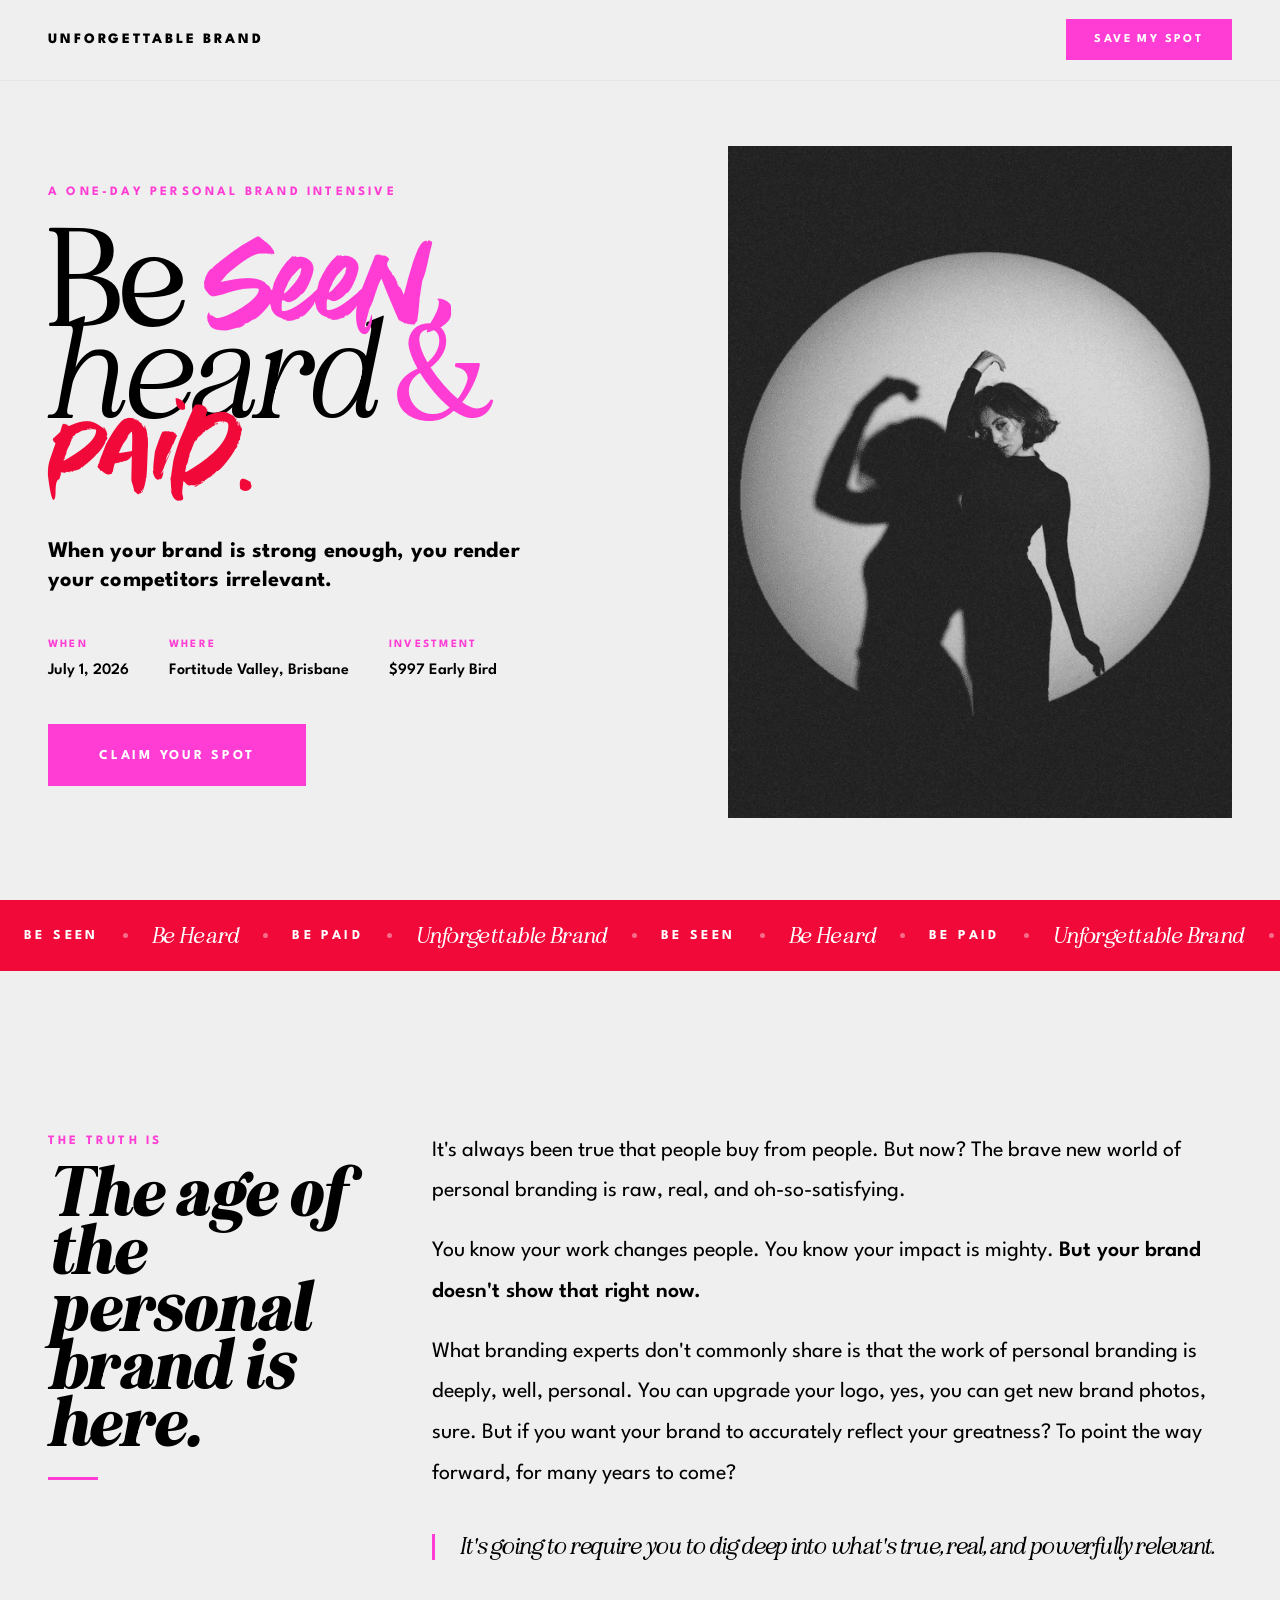
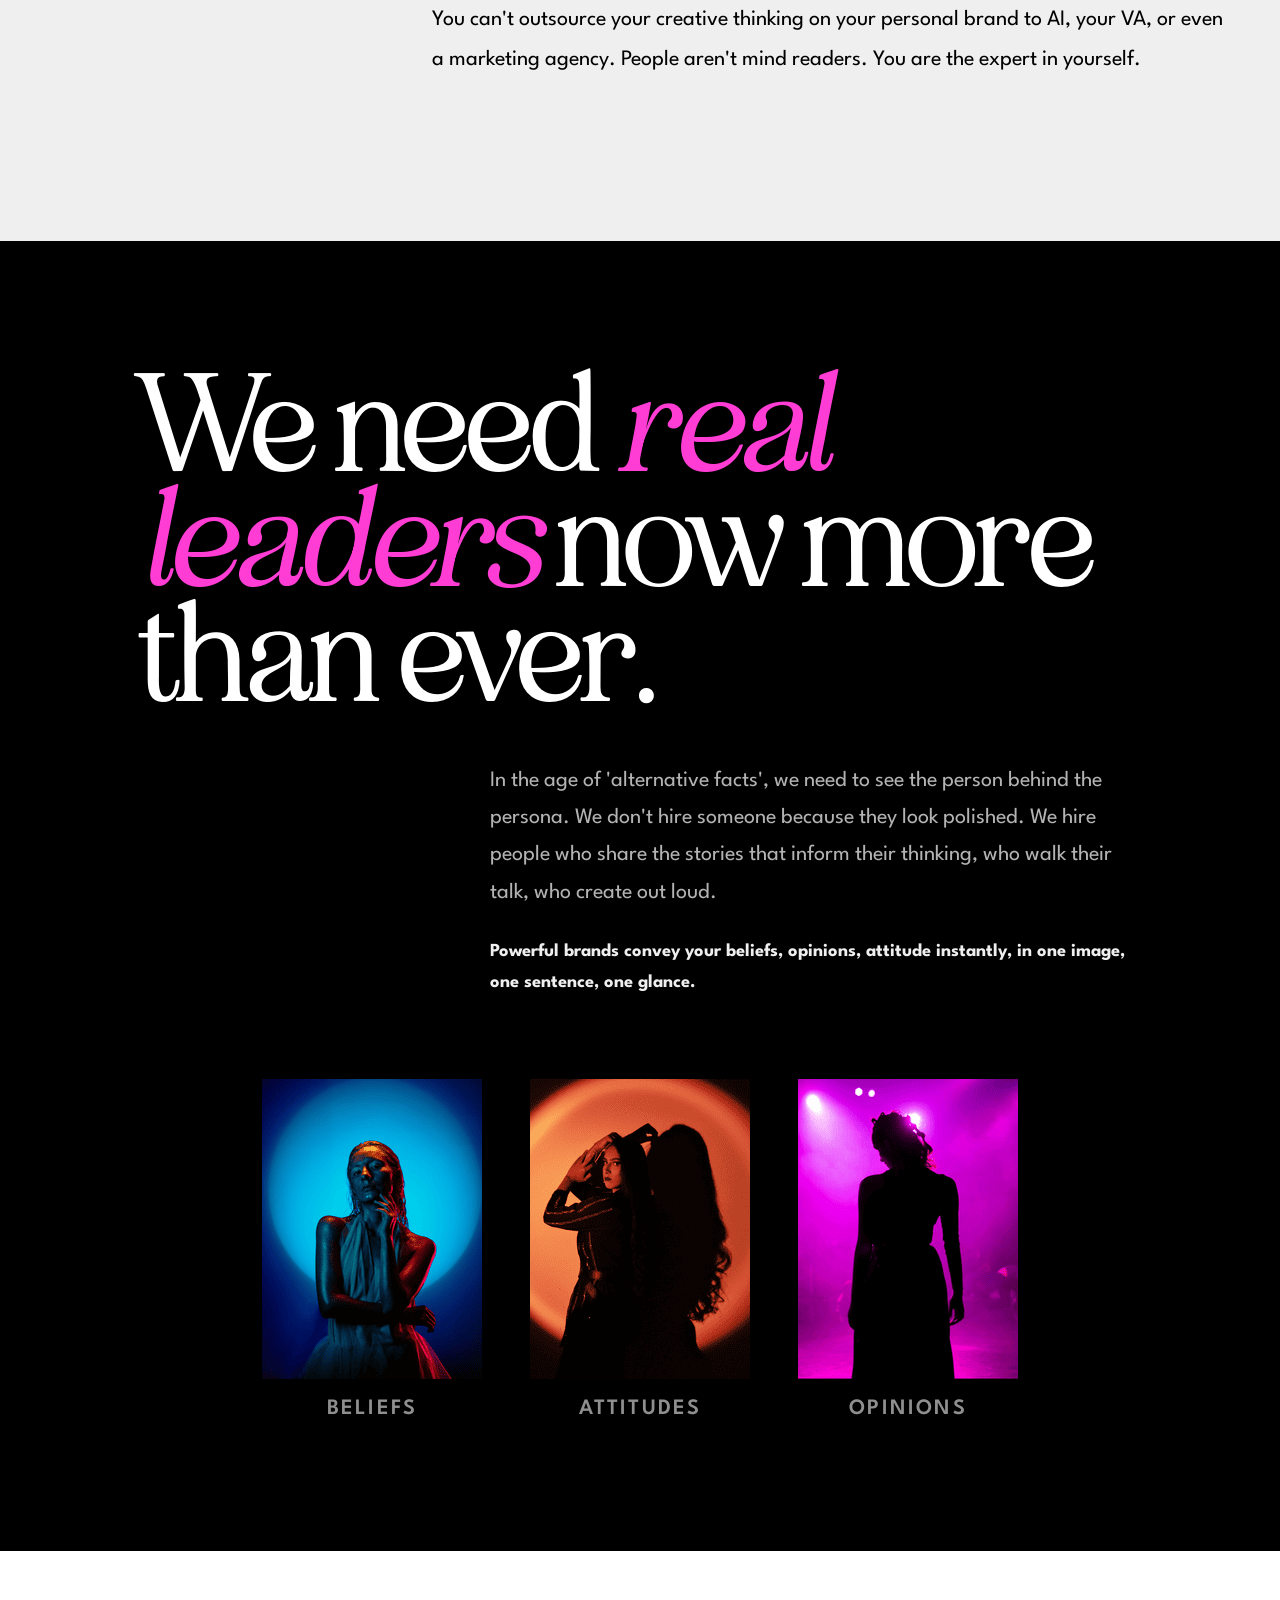
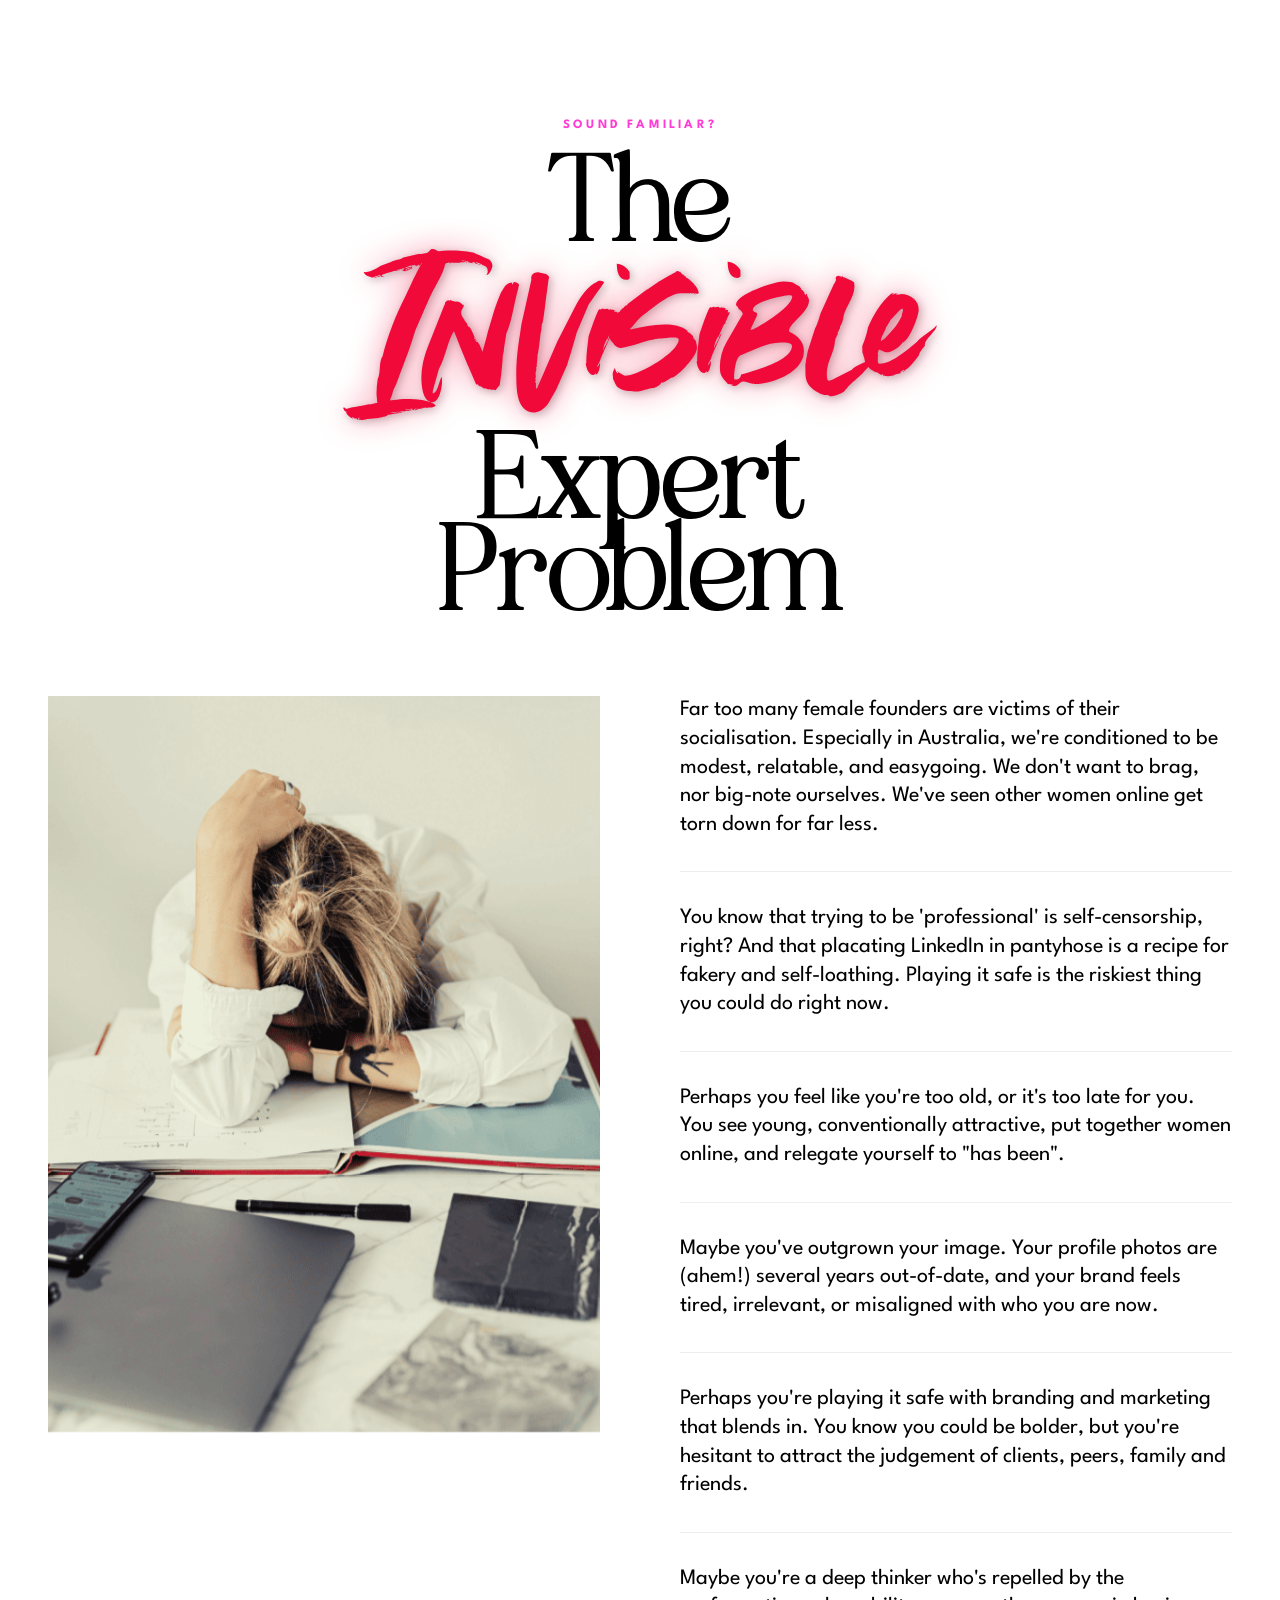
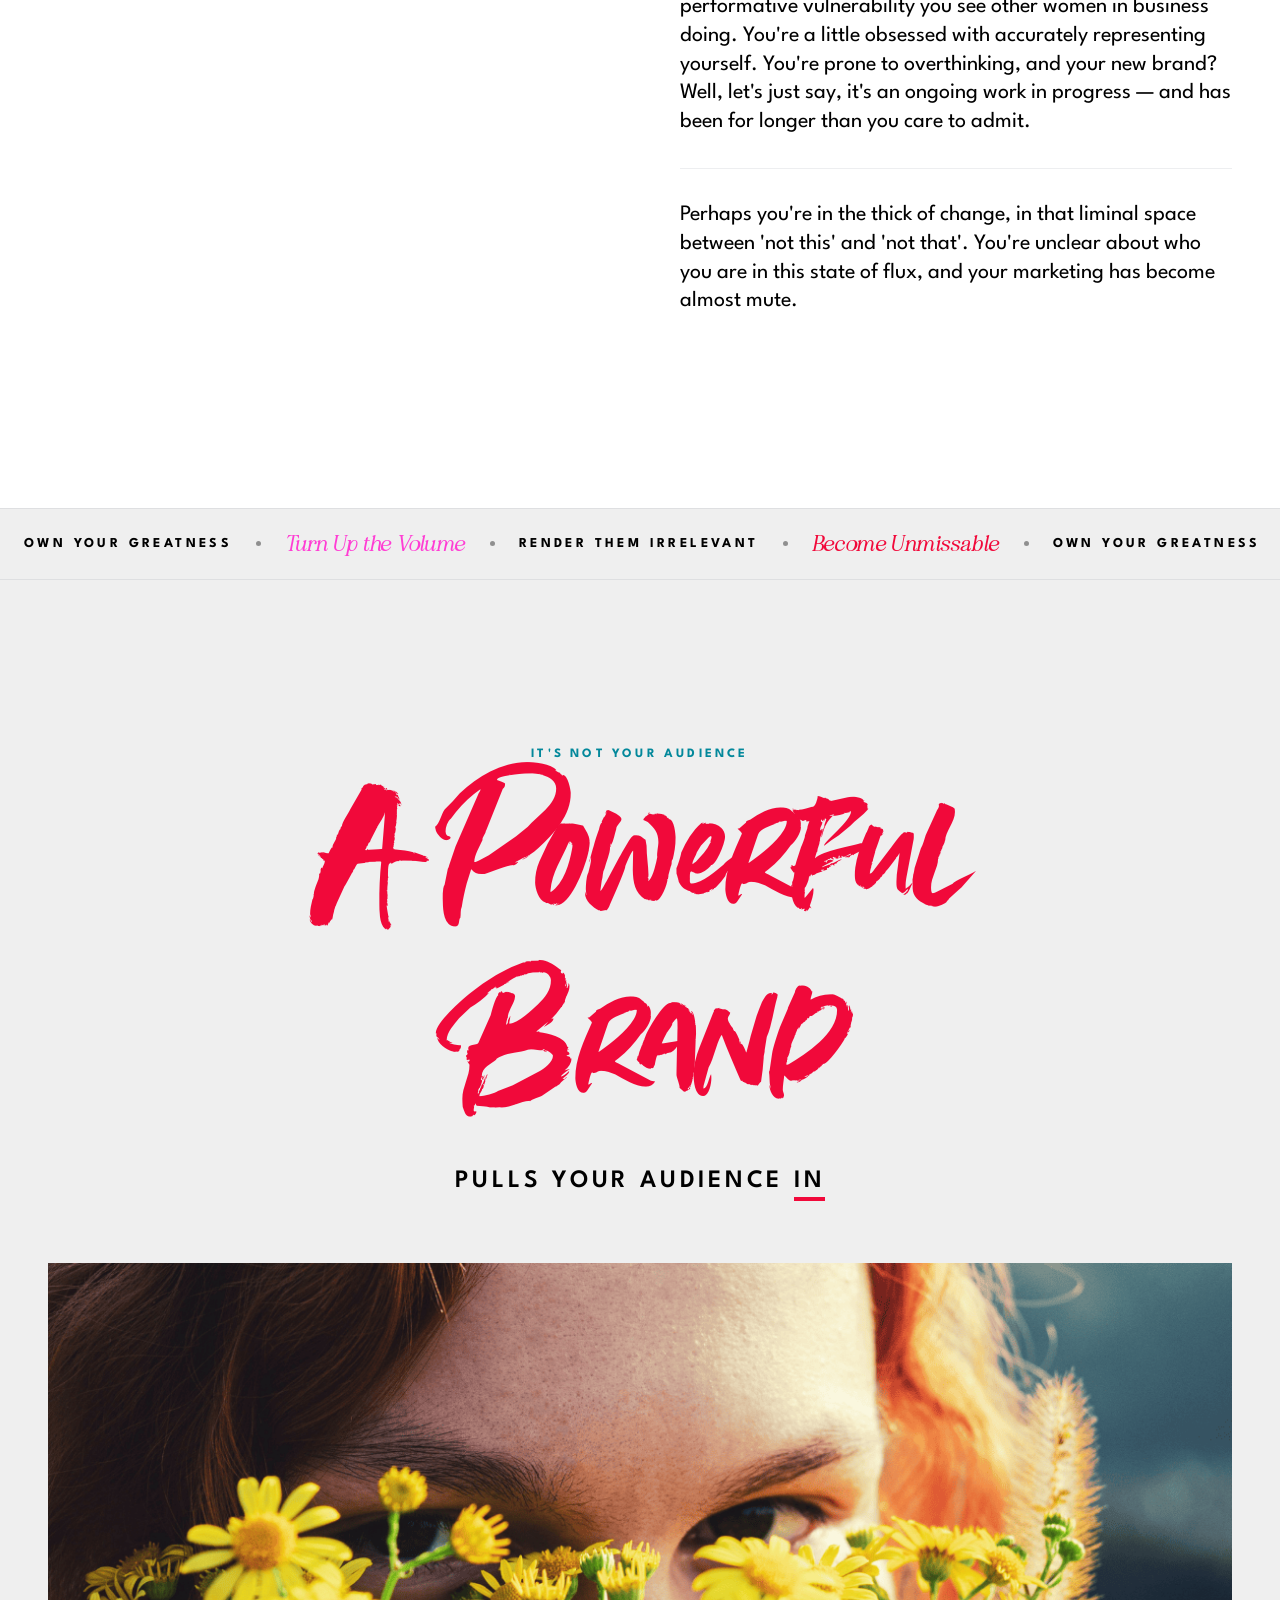
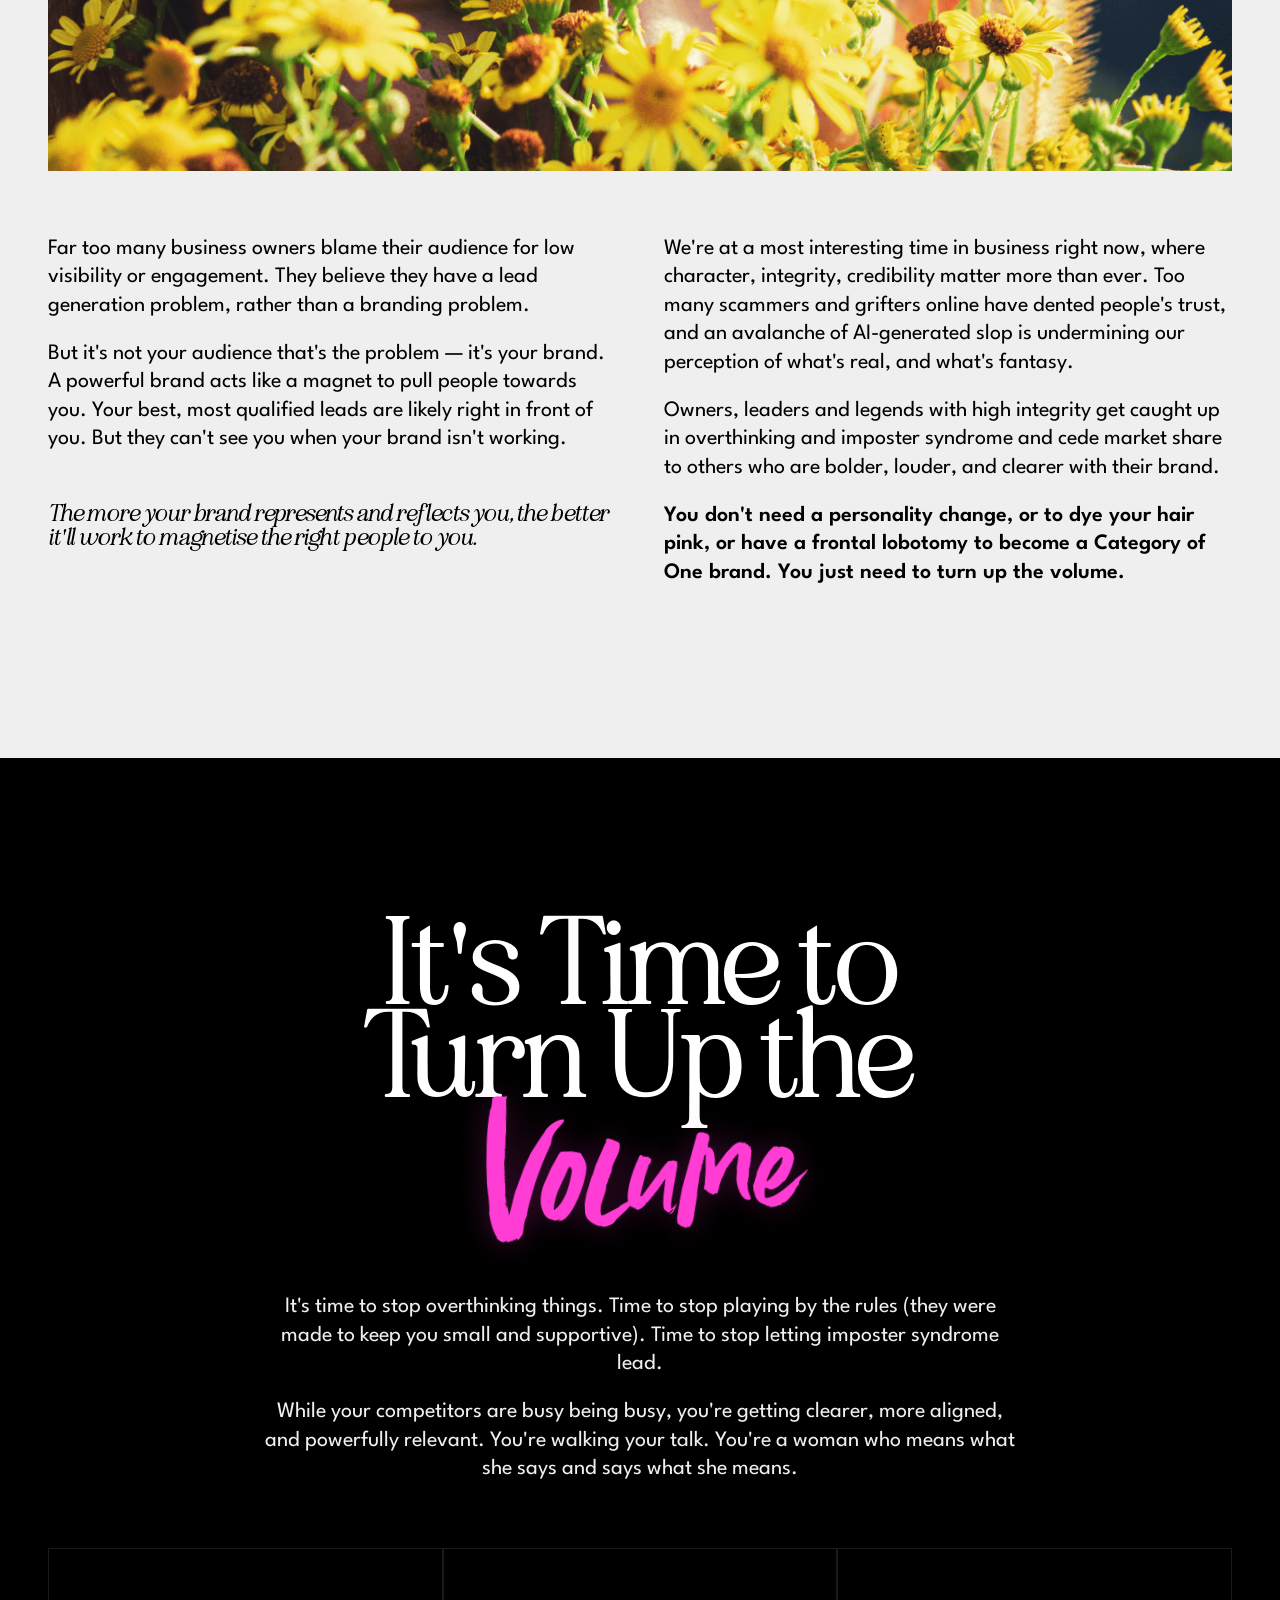
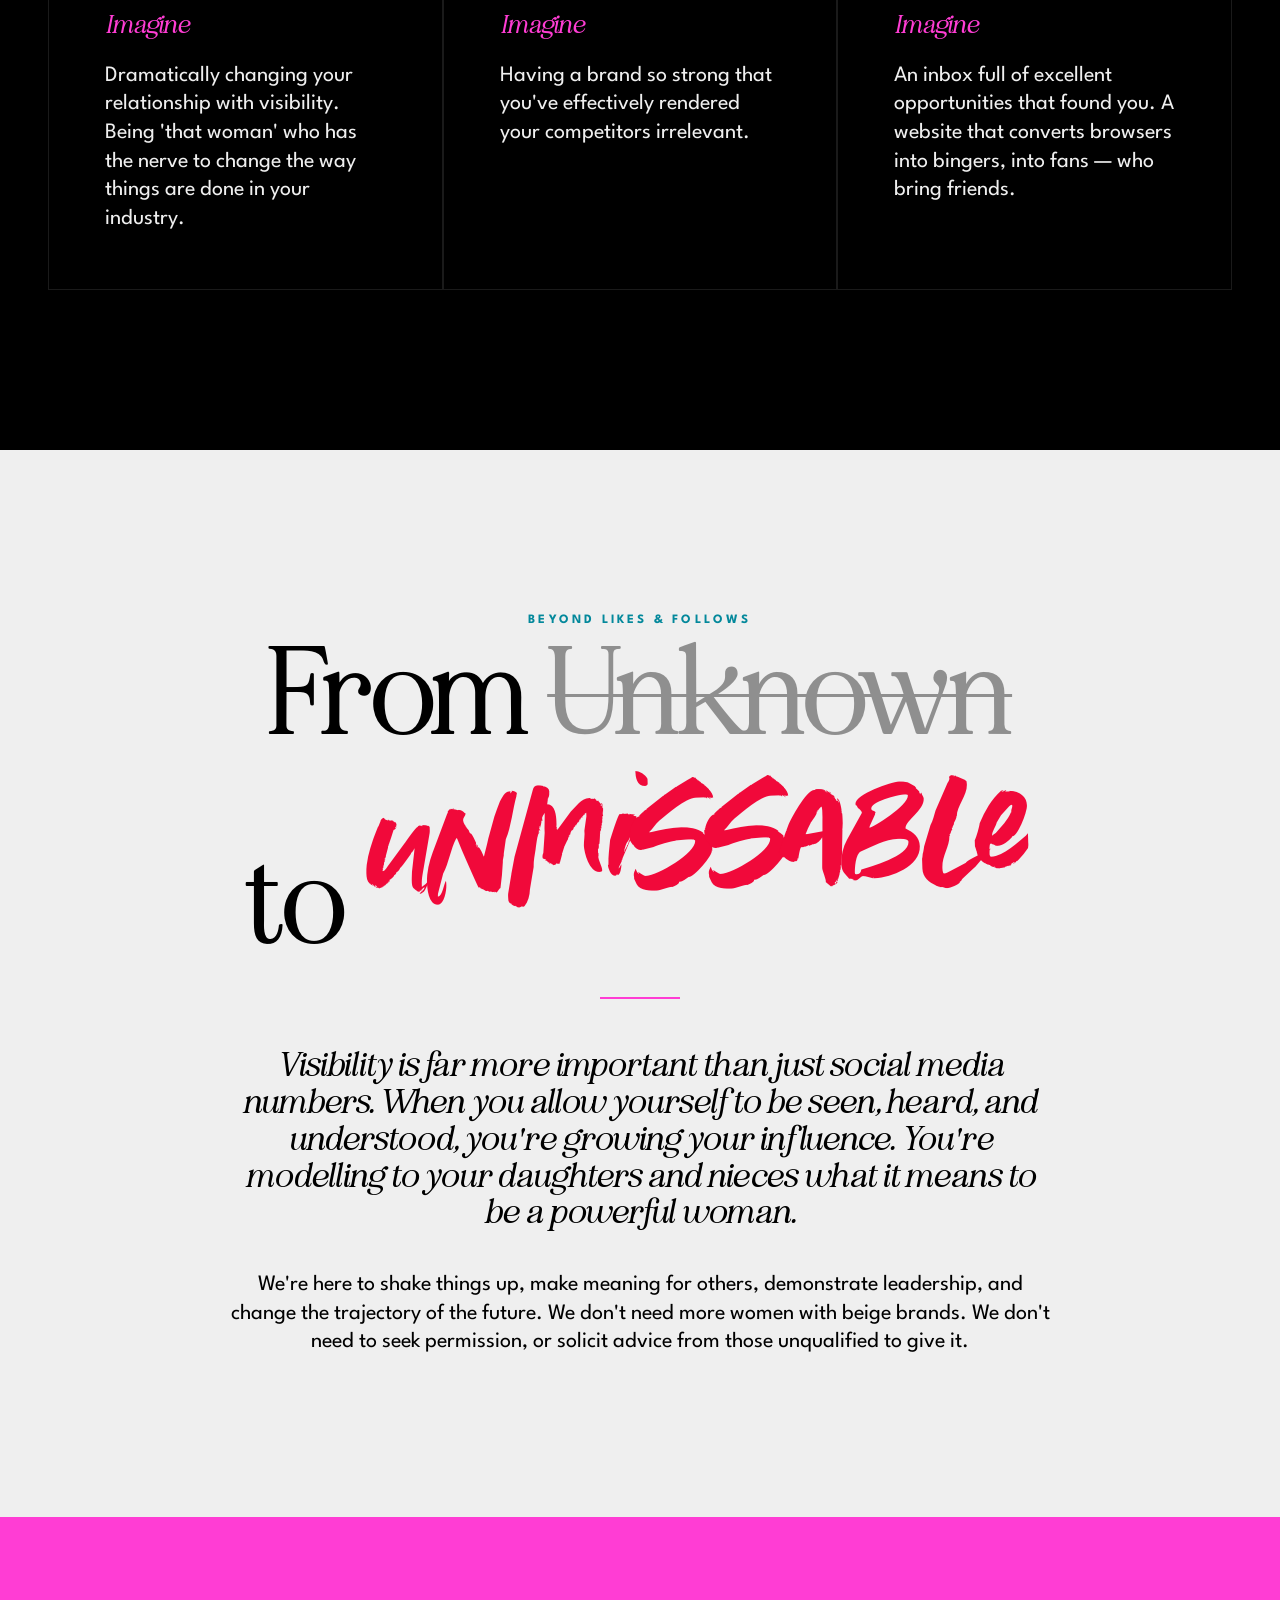
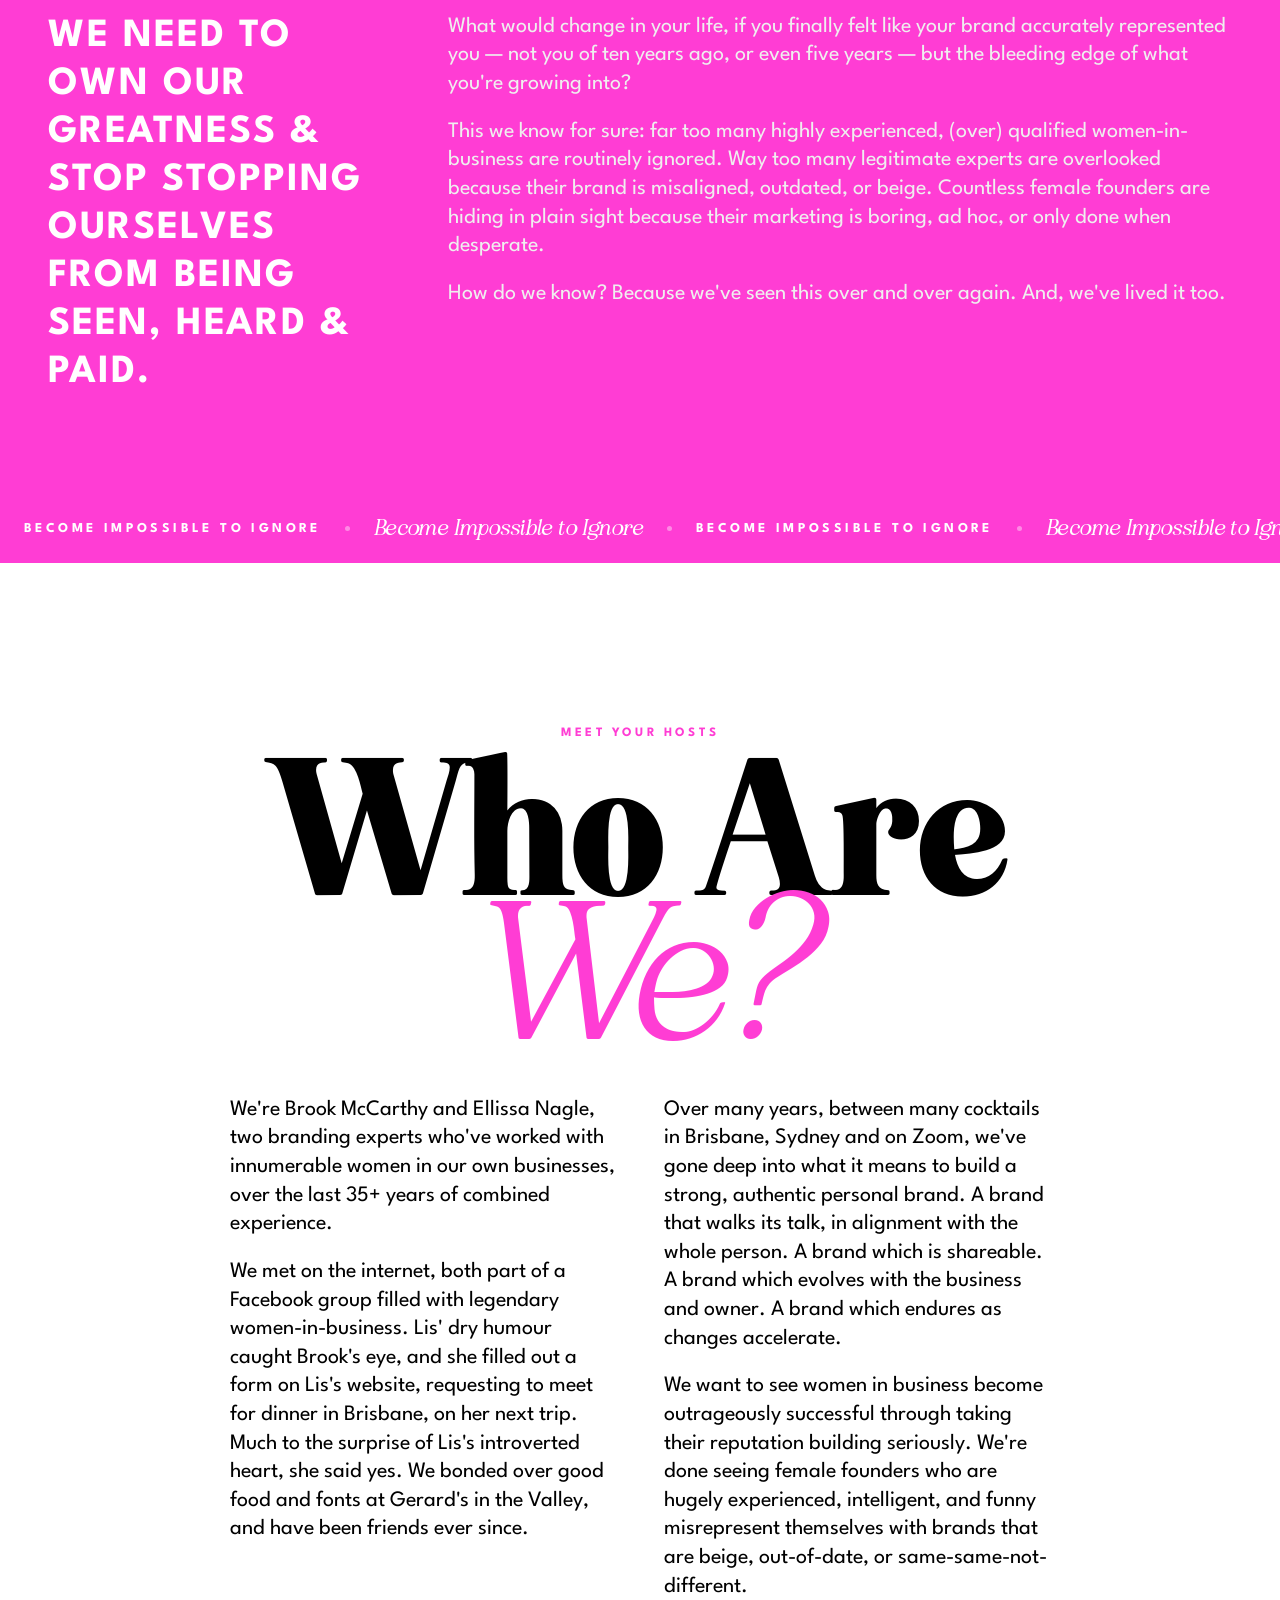
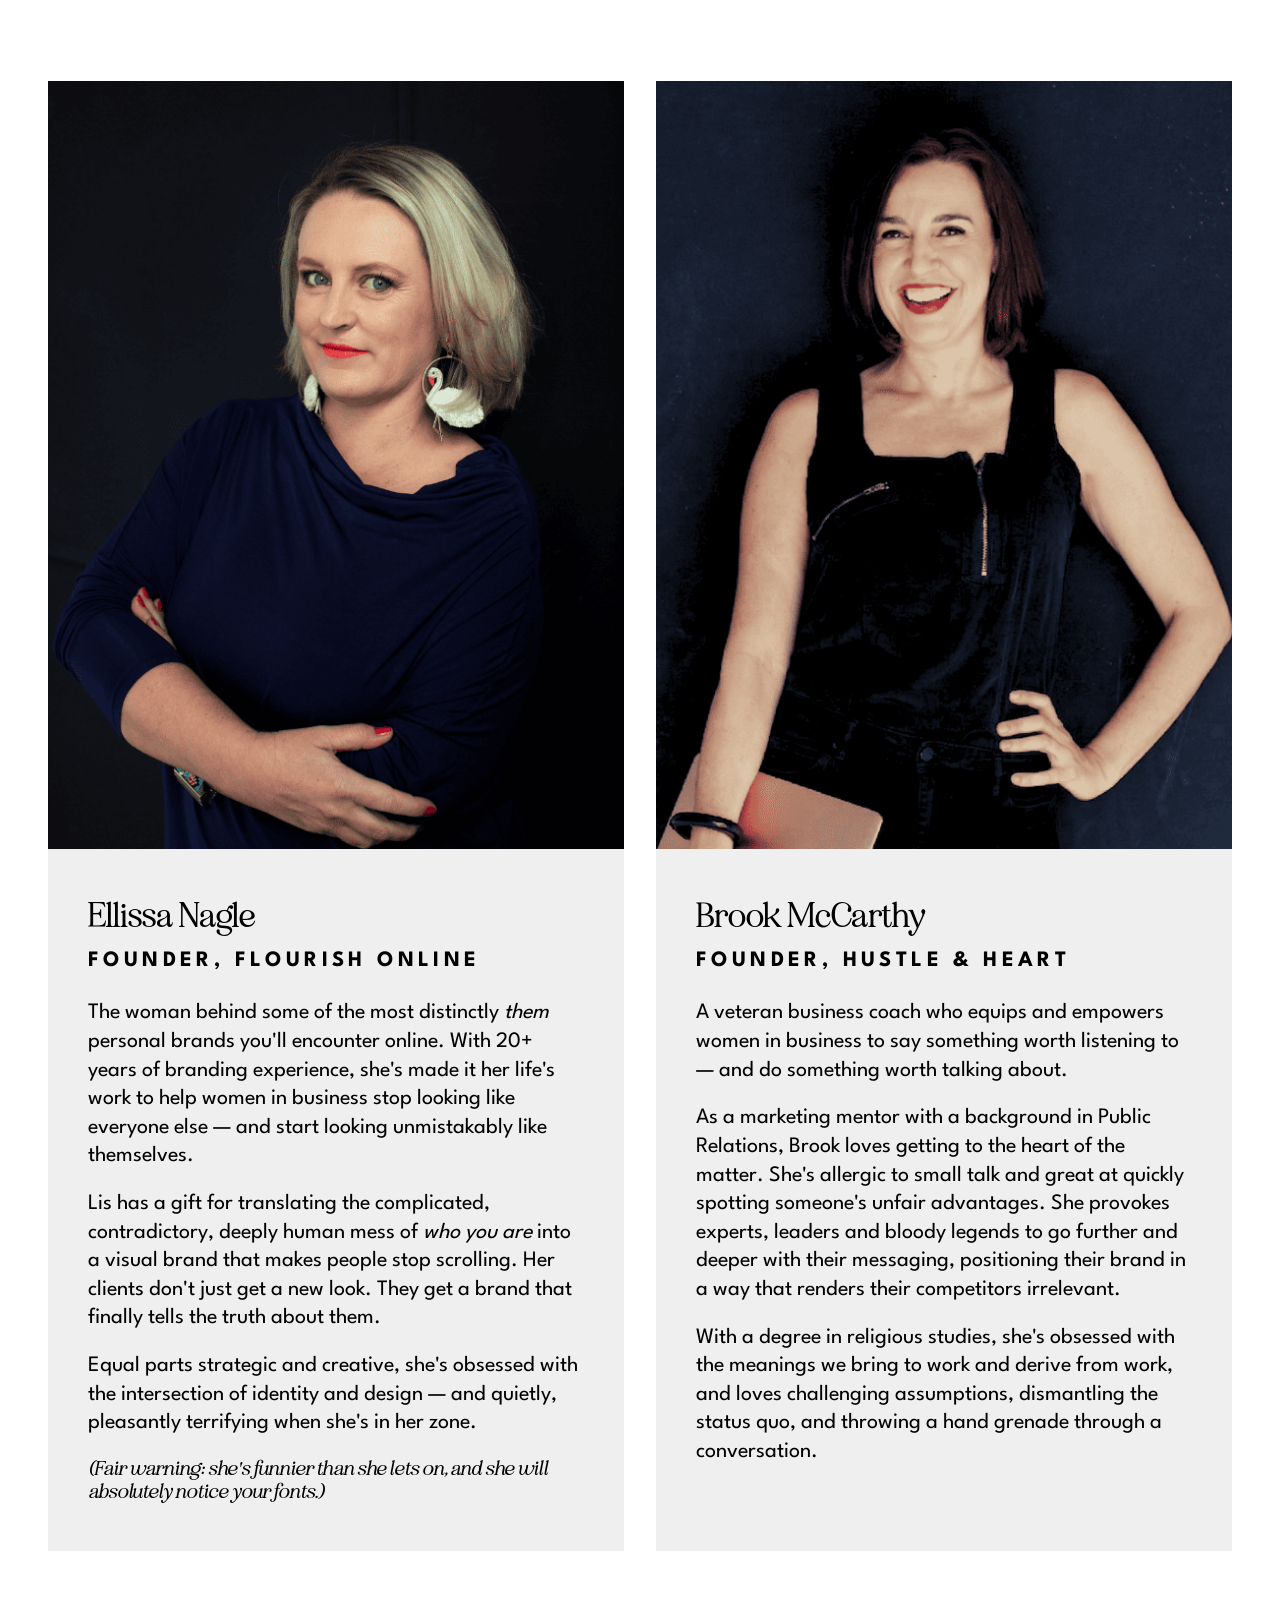
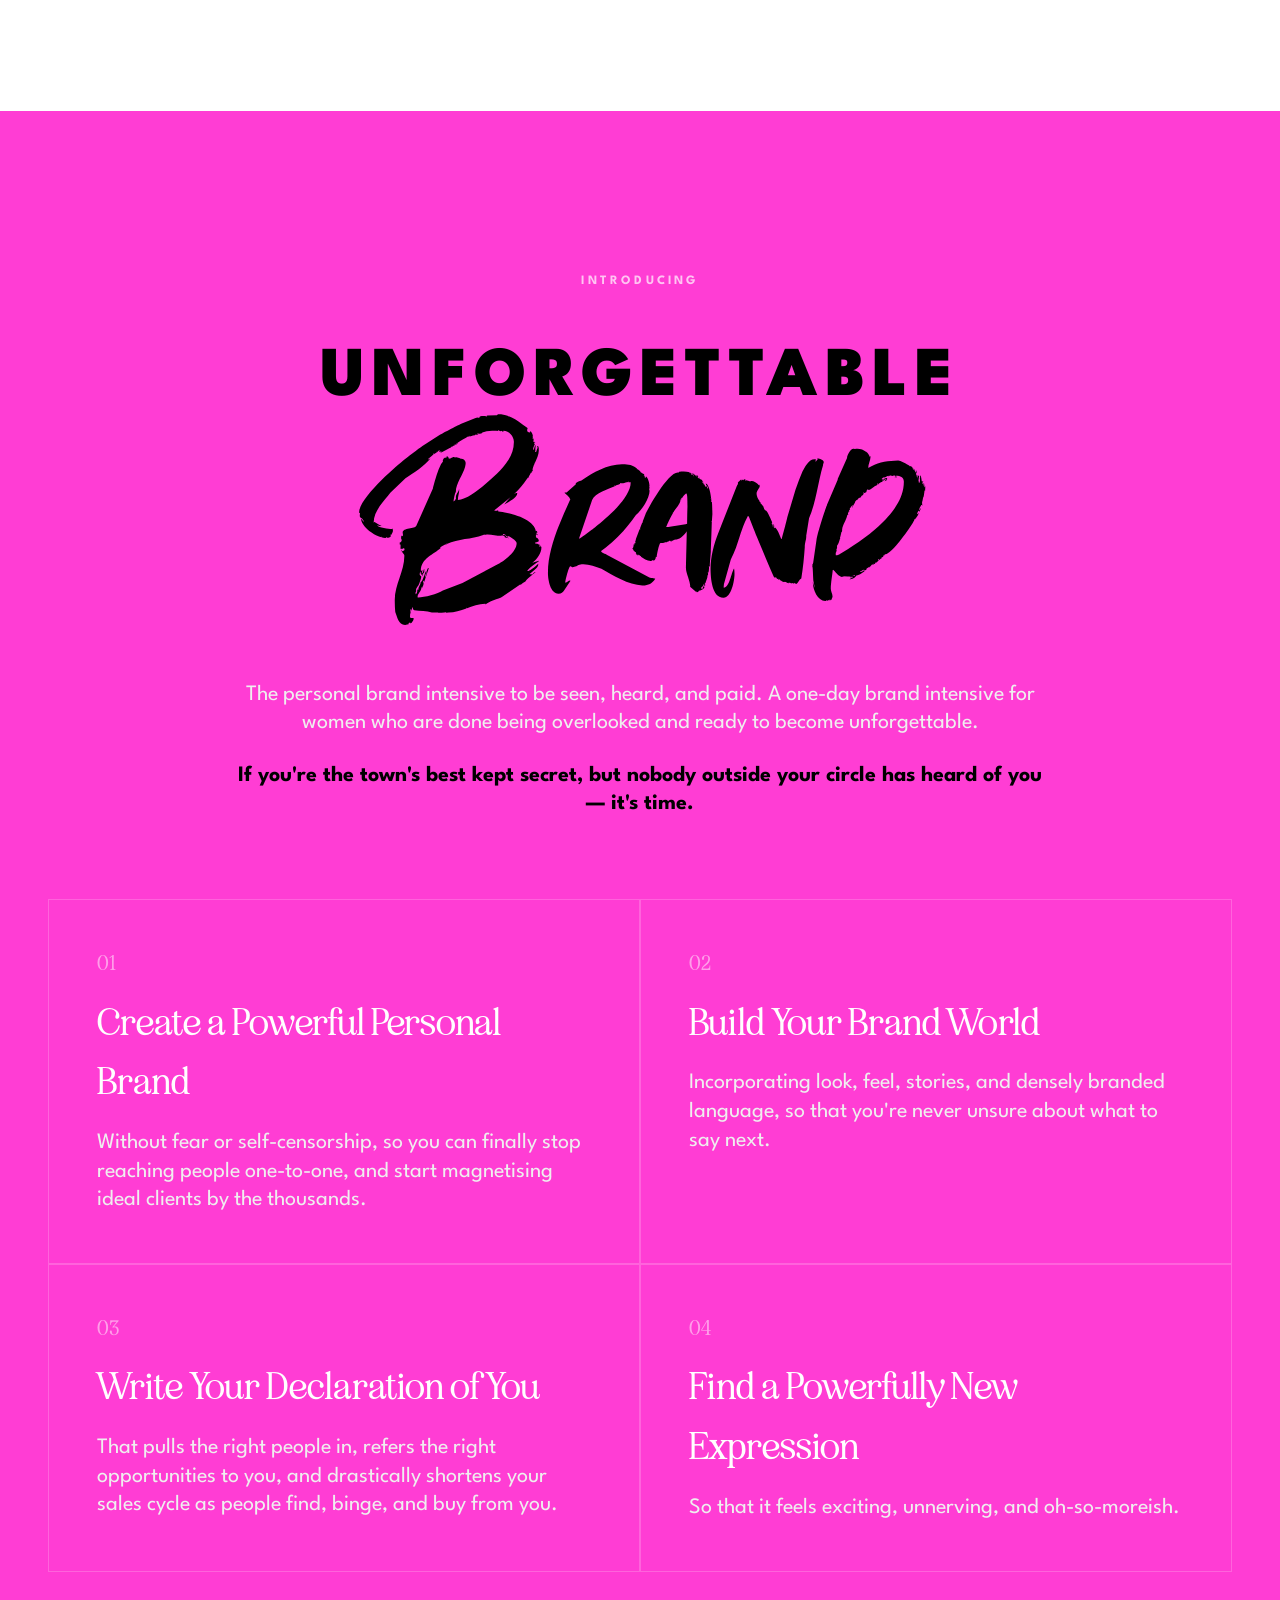
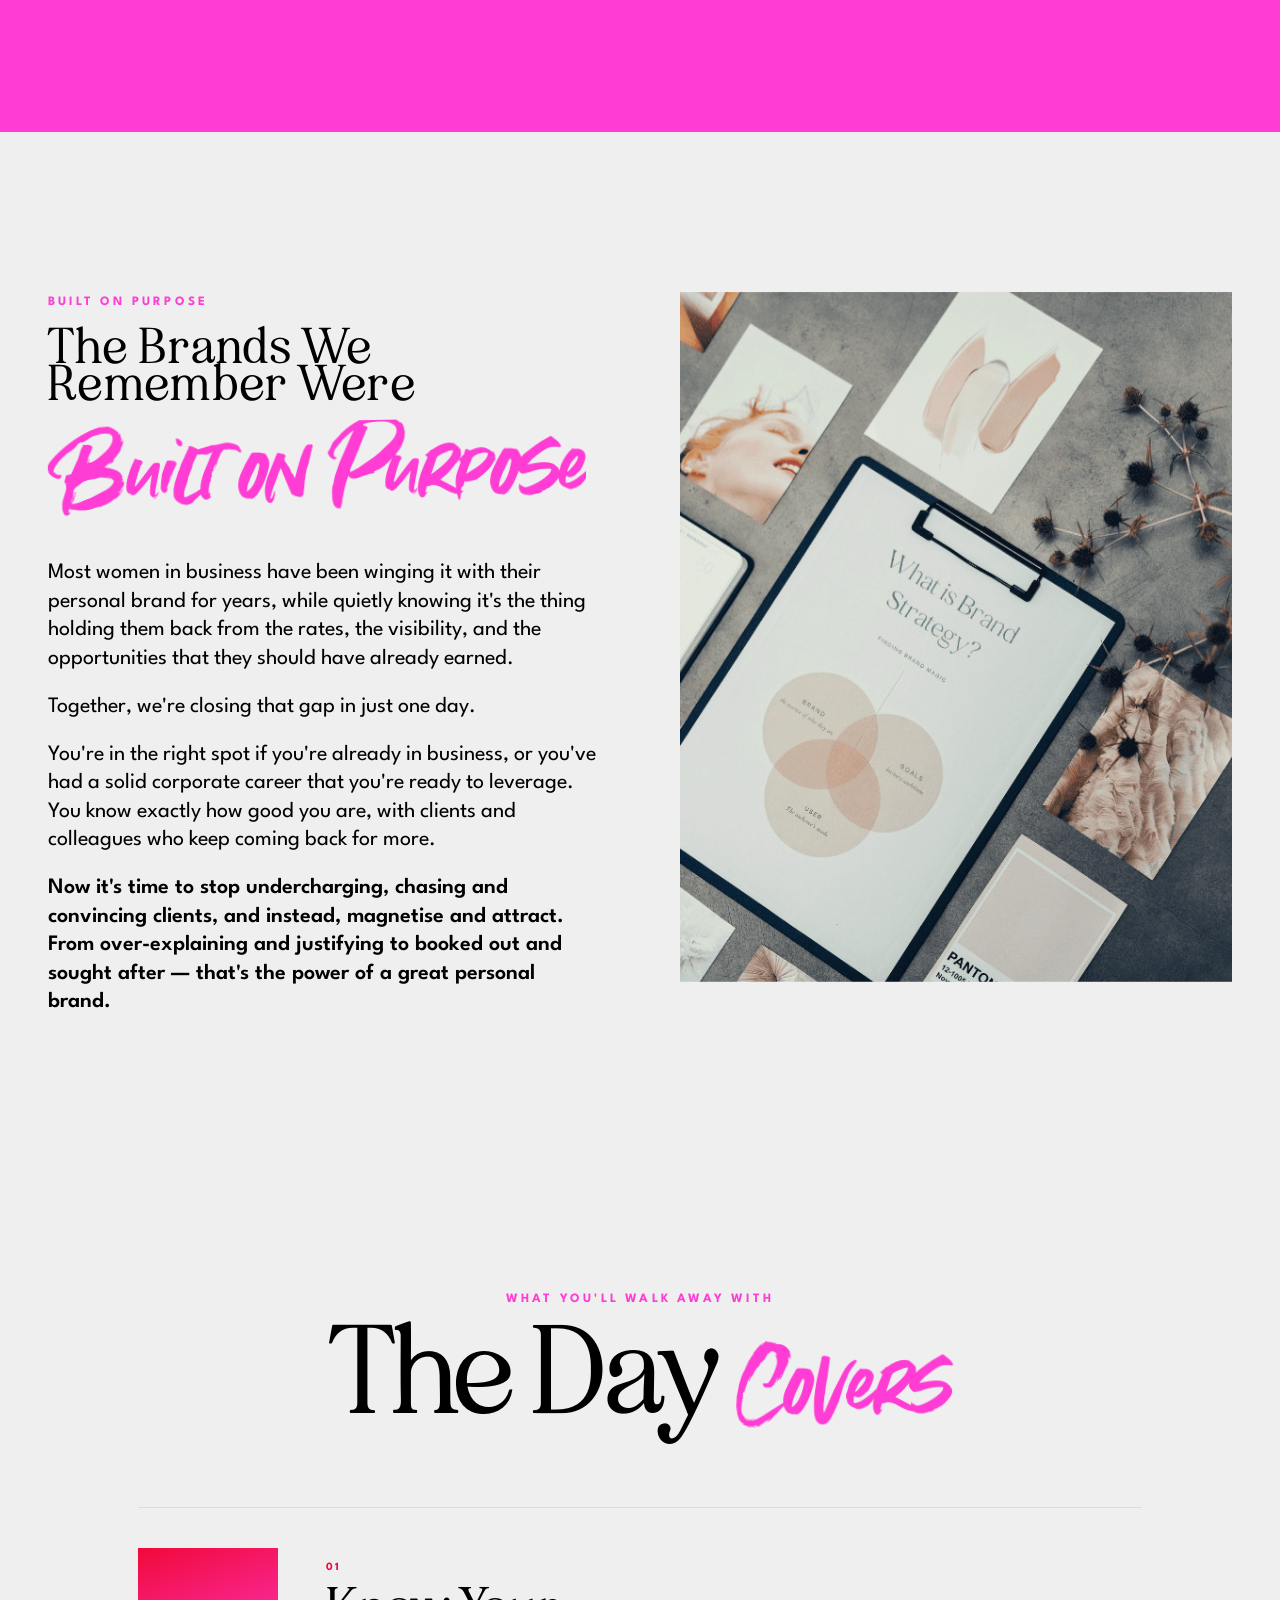
<file: index.html>
<!DOCTYPE html>
<html lang="en">
<head>
    <meta charset="UTF-8">
    <meta name="viewport" content="width=device-width, initial-scale=1.0">
    <title>Unforgettable Brand | Be Seen, Heard & Paid</title>
    <link rel="preconnect" href="https://fonts.googleapis.com">
    <link rel="preconnect" href="https://fonts.gstatic.com" crossorigin>
    <link href="https://fonts.googleapis.com/css2?family=League+Spartan:wght@300;400;500;600;700;800&display=swap" rel="stylesheet">
    <style>
        /* ========================================
           @FONT-FACE — Eighties Comeback
        ======================================== */
        @font-face {
            font-family: 'Eighties Comeback';
            src: url('fonts/EightiesComeback-Light.otf') format('opentype');
            font-weight: 300;
            font-style: normal;
            font-display: swap;
        }
        @font-face {
            font-family: 'Eighties Comeback';
            src: url('fonts/EightiesComeback-Regular.otf') format('opentype');
            font-weight: 400;
            font-style: normal;
            font-display: swap;
        }
        @font-face {
            font-family: 'Eighties Comeback';
            src: url('fonts/EightiesComeback-Medium.otf') format('opentype');
            font-weight: 500;
            font-style: normal;
            font-display: swap;
        }
        @font-face {
            font-family: 'Eighties Comeback';
            src: url('fonts/EightiesComeback-Bold.otf') format('opentype');
            font-weight: 700;
            font-style: normal;
            font-display: swap;
        }
        @font-face {
            font-family: 'Eighties Comeback';
            src: url('fonts/EightiesComback _Italic_VAR-VF.ttf') format('truetype');
            font-weight: 100 900;
            font-style: italic;
            font-display: swap;
        }
        @font-face {
            font-family: 'Eighties Comeback';
            src: url('fonts/EightiesComebackIt-Regular.otf') format('opentype');
            font-weight: 400;
            font-style: italic;
            font-display: swap;
        }
        @font-face {
            font-family: 'Eighties Comeback';
            src: url('fonts/EightiesComebackIt-Bold.otf') format('opentype');
            font-weight: 700;
            font-style: italic;
            font-display: swap;
        }

        @font-face {
            font-family: 'Eighties Comeback';
            src: url('fonts/EightiesComeback-Black.otf') format('opentype');
            font-weight: 900;
            font-style: normal;
            font-display: swap;
        }

        @font-face {
            font-family: 'Summer Loving Sans';
            src: url('fonts/SummerLovingSansSVG.otf') format('opentype');
            font-weight: 400;
            font-style: normal;
            font-display: swap;
        }

        @font-face {
            font-family: 'Summer Loving Solid';
            src: url('fonts/SummerLoving_Solid.otf') format('opentype');
            font-weight: 400;
            font-style: normal;
            font-display: swap;
        }

        /* ========================================
           VARIABLES & RESET
        ======================================== */
        :root {
            --cream: #EFEFEF;
            --red: #F1093A;
            --navy: #000000;
            --teal: #03889B;
            --pink: #FF3DD4;
            --white: #FFFFFF;
            --gray-text: #6b6261;
            --font-display: 'Eighties Comeback', Georgia, serif;
            --font-heading: 'Eighties Comeback', Georgia, serif;
            --font-body: 'League Spartan', sans-serif;
        }

        *, *::before, *::after {
            margin: 0;
            padding: 0;
            box-sizing: border-box;
        }

        html {
            scroll-behavior: smooth;
            font-size: 16px;
        }

        body {
            font-family: var(--font-body);
            color: var(--navy);
            background-color: var(--cream);
            line-height: 1.7;
            -webkit-font-smoothing: antialiased;
            overflow-x: hidden;
        }

        img { max-width: 100%; display: block; }
        a { text-decoration: none; color: inherit; }

        /* ========================================
           TYPOGRAPHY — Brand Fonts Only
        ======================================== */
        h1 {
            font-family: var(--font-display);
            font-size: clamp(4rem, 10vw, 9.375rem);
            font-weight: 400;
            line-height: 0.8;
            text-transform: uppercase;
            letter-spacing: -0.01em;
        }

        h2 {
            font-family: var(--font-display);
            font-size: clamp(3rem, 9vw, 9.375rem);
            font-weight: 400;
            line-height: 0.8;
            letter-spacing: -0.01em;
        }

        h3 {
            font-family: var(--font-display);
            font-size: clamp(1.5rem, 3vw, 2.2rem);
            font-weight: 400;
            letter-spacing: 0;
        }

        h4 {
            font-family: var(--font-body);
            font-size: 1rem;
            font-weight: 700;
            letter-spacing: 0.2em;
            text-transform: uppercase;
        }

        p {
            color: #000;
            margin-bottom: 0;
            font-size: 22px !important;
            font-family: 'League Spartan', sans-serif;
            line-height: 1.3;
        }

        p + p {
            margin-top: 1.2rem;
        }

        .eyebrow {
            font-family: var(--font-body);
            font-size: 0.8rem;
            font-weight: 700;
            letter-spacing: 0.25em;
            text-transform: uppercase;
        }

        /* ========================================
           LAYOUT
        ======================================== */
        .container {
            max-width: 1300px;
            margin: 0 auto;
            padding: 0 3rem;
        }

        .container--narrow {
            max-width: 820px;
            margin: 0 auto;
            padding: 0 3rem;
        }

        .section { padding: 7rem 0; }
        .section--lg { padding: 10rem 0; }

        .grid-2 {
            display: grid;
            grid-template-columns: 1fr 1fr;
            gap: 5rem;
            align-items: center;
        }

        /* ========================================
           BUTTONS
        ======================================== */
        .btn {
            display: inline-block;
            padding: 1.2rem 3.2rem;
            font-family: var(--font-body);
            font-size: 0.85rem;
            font-weight: 700;
            letter-spacing: 0.2em;
            text-transform: uppercase;
            border: none;
            cursor: pointer;
            transition: all 0.4s cubic-bezier(0.25, 0.46, 0.45, 0.94);
        }

        .btn--pink {
            background-color: var(--pink);
            color: var(--white);
        }

        .btn--pink:hover {
            background-color: var(--red);
            transform: translateY(-3px);
            box-shadow: 0 12px 40px rgba(255, 61, 212, 0.3);
        }

        .btn--white {
            background: var(--white);
            color: var(--navy);
        }

        .btn--white:hover {
            background: var(--pink);
            color: var(--white);
            transform: translateY(-3px);
        }

        /* ========================================
           TOP BAR
        ======================================== */
        .topbar {
            padding: 1.2rem 0;
            background: #EFEFEF;
            position: fixed;
            top: 0;
            left: 0;
            right: 0;
            z-index: 100;
            backdrop-filter: blur(20px);
            border-bottom: 1px solid rgba(26, 40, 63, 0.05);
        }

        .topbar .container {
            display: flex;
            justify-content: space-between;
            align-items: center;
        }

        .topbar__logo {
            font-family: var(--font-body);
            font-weight: 800;
            font-size: 0.9rem;
            letter-spacing: 0.2em;
            text-transform: uppercase;
        }

        .topbar__cta .btn {
            padding: 0.65rem 1.8rem;
            font-size: 0.75rem;
        }

        /* ========================================
           HERO
        ======================================== */
        .hero {
            min-height: 100vh;
            display: flex;
            align-items: center;
            padding: 8rem 0 4rem;
            background-color: var(--cream);
            position: relative;
            overflow: hidden;
        }

        .hero .container { position: relative; z-index: 2; }

        .hero__layout {
            display: grid;
            grid-template-columns: 1.1fr 0.9fr;
            gap: 4rem;
            align-items: center;
        }

        .hero__eyebrow {
            display: inline-block;
            margin-bottom: 2rem;
            color: var(--pink);
        }

        .hero__title { margin-bottom: 2rem; text-transform: none; line-height: 0.5; }

        .hero__title .line { display: block; }

        .hero__title .serif-accent {
            font-family: var(--font-display);
            font-weight: 400;
            font-style: italic;
            text-transform: none;
            letter-spacing: 0;
        }

        .hero__title .pink { color: var(--pink); }

        .hero__subtitle {
            font-family: var(--font-body) !important;
            font-size: 1.4rem !important;
            font-style: normal;
            font-weight: 700;
            color: var(--navy);
            max-width: 520px;
            line-height: 1.3;
            margin-bottom: 2.5rem;
            letter-spacing: 0.01em;
        }

        .hero__meta {
            display: flex;
            gap: 2.5rem;
            margin-bottom: 2.5rem;
        }

        .hero__meta-label {
            font-family: var(--font-body);
            font-size: 0.7rem;
            font-weight: 700;
            letter-spacing: 0.2em;
            text-transform: uppercase;
            color: var(--pink);
            display: block;
            margin-bottom: 0.2rem;
        }

        .hero__meta-value {
            font-size: 1rem;
            font-weight: 600;
        }

        .hero__image {
            width: 100%;
            position: relative;
        }

        .hero__image img {
            width: 100%;
            height: auto;
            display: block;
        }

        /* Hero image placeholder removed — using real image */

        /* ========================================
           MARQUEE STRIPS
        ======================================== */
        .marquee {
            padding: 1.1rem 0;
            overflow: hidden;
            white-space: nowrap;
        }

        .marquee--red { background: var(--red); color: var(--white); }
        .marquee--pink { background: var(--pink); color: var(--white); }
        .marquee--navy { background: var(--navy); color: var(--white); }
        .marquee--cream {
            background: var(--cream);
            color: var(--navy);
            border-top: 1px solid rgba(26,40,63,0.08);
            border-bottom: 1px solid rgba(26,40,63,0.08);
        }

        .marquee__track {
            display: flex;
            animation: scroll-left 30s linear infinite;
        }

        .marquee__track--reverse { animation-direction: reverse; }

        .marquee__content {
            display: flex;
            align-items: center;
            flex-shrink: 0;
        }

        .marquee__text {
            font-family: var(--font-body);
            font-weight: 700;
            font-size: 0.85rem;
            letter-spacing: 0.25em;
            text-transform: uppercase;
            padding: 0 1.5rem;
        }

        .marquee__text--serif {
            font-family: var(--font-display);
            font-style: italic;
            font-weight: 400;
            font-size: 1.3rem;
            letter-spacing: 0.02em;
            text-transform: none;
        }

        .marquee__dot {
            width: 5px;
            height: 5px;
            background: currentColor;
            border-radius: 50%;
            opacity: 0.4;
            flex-shrink: 0;
        }

        @keyframes scroll-left {
            0% { transform: translateX(0); }
            100% { transform: translateX(-50%); }
        }

        /* ========================================
           MANIFESTO
        ======================================== */
        .manifesto__layout {
            display: grid;
            grid-template-columns: 0.4fr 1fr;
            gap: 4rem;
            align-items: start;
        }

        .manifesto__label {
            position: sticky;
            top: 6rem;
        }

        .manifesto__label h2 {
            font-family: var(--font-display);
            font-style: italic;
            font-size: clamp(2.5rem, 5vw, 4.5rem);
            line-height: 0.9;
        }

        .manifesto__label .accent-line {
            width: 50px;
            height: 3px;
            background: var(--pink);
            margin-top: 1.5rem;
        }

        .manifesto__body p {
            font-size: 1.15rem;
            color: #000;
            line-height: 1.85;
        }

        .manifesto__body p strong {
            color: var(--navy);
            font-weight: 600;
        }

        .manifesto__body .pull {
            font-family: var(--font-display);
            font-style: italic;
            font-size: 2rem;
            line-height: 1.15;
            color: var(--navy);
            margin: 2.5rem 0;
            padding-left: 1.5rem;
            border-left: 3px solid var(--pink);
        }

        /* ========================================
           REAL LEADERS SECTION
        ======================================== */
        .real-leaders {
            background: var(--navy);
            padding: 8rem 0;
            overflow: hidden;
        }

        .real-leaders__content {
            max-width: 1000px;
            margin: 0 auto 5rem;
        }

        .real-leaders__headline {
            font-family: var(--font-display);
            font-size: clamp(4rem, 10vw, 9rem);
            line-height: 0.9;
            color: var(--white);
            font-weight: 400;
            margin-bottom: 3rem;
            letter-spacing: -0.02em;
        }

        .real-leaders__body {
            max-width: 650px;
            margin-left: auto;
        }

        .real-leaders__body p {
            color: var(--cream) !important;
            font-size: 1.1rem;
            line-height: 1.7;
            opacity: 0.75;
        }

        .real-leaders__bold {
            font-weight: 700;
            opacity: 1 !important;
            color: var(--white) !important;
            font-size: 1.15rem !important;
            margin-top: 1.5rem;
        }

        .real-leaders__portraits {
            display: flex;
            justify-content: center;
            gap: 3rem;
            align-items: flex-end;
        }

        .real-leaders__portrait {
            text-align: center;
        }

        .real-leaders__portrait-img {
            width: 220px;
            height: 300px;
            border-radius: 0;
            display: flex;
            align-items: center;
            justify-content: center;
            color: rgba(255,255,255,0.4);
            font-family: var(--font-body);
            font-size: 0.85rem;
            font-weight: 500;
            letter-spacing: 0.1em;
            text-transform: uppercase;
            margin-bottom: 1rem;
        }

        .real-leaders__portrait-name {
            font-family: var(--font-body);
            font-size: 0.9rem;
            font-weight: 600;
            letter-spacing: 0.1em;
            text-transform: uppercase;
            color: var(--cream) !important;
            opacity: 0.6;
        }

        .real-leaders__portrait-img img {
            width: 100%;
            height: 100%;
            object-fit: cover;
            object-position: center top;
        }

        @media (max-width: 968px) {
            .real-leaders { padding: 5rem 0; }
            .real-leaders__body { margin-left: 0; }
            .real-leaders__portraits { gap: 2rem; }
            .real-leaders__portrait-img { width: 160px; height: 220px; }
        }

        @media (max-width: 600px) {
            .real-leaders__portraits { flex-direction: row; flex-wrap: wrap; gap: 1.5rem; }
            .real-leaders__portrait-img { width: 130px; height: 180px; }
        }

        /* ========================================
           PROBLEM SECTION
        ======================================== */
        .problem { background: var(--white); }

        .problem__header {
            text-align: center;
            max-width: 700px;
            margin: 0 auto 5rem;
        }

        .problem__header h2 {
            margin-top: 1rem;
            text-align: center;
        }

        .problem__grid {
            display: grid;
            grid-template-columns: 1fr 1fr;
            gap: 5rem;
            align-items: start;
        }

        .problem__image-placeholder {
            width: 100%;
            aspect-ratio: 3/4;
            background: linear-gradient(160deg, var(--teal) 0%, var(--navy) 100%);
            display: flex;
            align-items: center;
            justify-content: center;
            color: white;
            font-weight: 500;
            font-size: 1rem;
            text-align: center;
            padding: 2rem;
            position: sticky;
            top: 6rem;
        }

        .problem__item {
            padding: 2rem 0;
            border-bottom: 1px solid rgba(26, 40, 63, 0.08);
        }

        .problem__item:first-child { padding-top: 0; }
        .problem__item:last-child { border-bottom: none; }

        .problem__item p {
            color: #000;
            margin-bottom: 0;
            font-size: 1.05rem;
        }

        /* ========================================
           BRAND MAGNET
        ======================================== */
        .brand-magnet .grid-2 {
            align-items: start;
        }

        .brand-magnet .grid-2 > div:last-child {
            position: relative;
            align-self: stretch;
        }

        .brand-magnet__eyebrow {
            margin-bottom: 1rem;
            color: var(--teal);
        }

        .underline-animate {
            position: relative;
            display: inline-block;
        }

        .underline-animate::after {
            content: '';
            position: absolute;
            left: 0;
            bottom: -2px;
            height: 4px;
            width: 0;
            background: var(--red);
            transition: width 0.6s cubic-bezier(0.22, 1, 0.36, 1) 0.3s;
        }

        .underline-animate.drawn::after {
            width: 100%;
        }

        /* Built on Purpose — uses scrawl-in animation */

        /* Scrawl-in animation for Join Us */
        .scrawl-in {
            clip-path: inset(0 100% 0 0);
        }

        .scrawl-in.scrawled {
            animation: scrawl-across 1s cubic-bezier(0.4, 0, 0.2, 1) forwards;
        }

        @keyframes scrawl-across {
            0% {
                clip-path: inset(0 100% 0 0);
                opacity: 1;
            }
            20% {
                clip-path: inset(0 82% 0 0);
                opacity: 1;
            }
            40% {
                clip-path: inset(0 58% 0 0);
            }
            55% {
                clip-path: inset(0 38% 0 0);
            }
            75% {
                clip-path: inset(0 15% 0 0);
            }
            100% {
                clip-path: inset(0 0% 0 0);
                opacity: 1;
            }
        }

        .brand-magnet h2 { margin-bottom: 2.5rem; }
        .brand-magnet p { color: #000; }

        .brand-magnet__pullquote {
            font-family: var(--font-display);
            font-style: italic;
            font-size: 2.2rem;
            color: var(--red);
            line-height: 1.1;
            margin: 3rem 0;
        }

        .brand-magnet__bold {
            color: var(--navy) !important;
            font-weight: 600;
            font-size: 1.15rem;
        }

        .brand-magnet__image-placeholder {
            width: 100%;
            aspect-ratio: 4/5;
            background: linear-gradient(160deg, var(--red) 0%, var(--pink) 100%);
            display: flex;
            align-items: center;
            justify-content: center;
            color: white;
            font-weight: 500;
            font-size: 1rem;
            text-align: center;
            padding: 2rem;
            position: relative;
            z-index: 1;
        }

        /* ========================================
           TRANSFORMATION
        ======================================== */
        .transformation {
            background: var(--navy);
            color: var(--white);
            overflow: hidden;
        }

        .transformation__header {
            text-align: center;
            max-width: 750px;
            margin: 0 auto 4rem;
        }

        .transformation__header h2 {
            color: var(--white);
            margin-bottom: 2rem;
        }

        .transformation__header h2 .accent { color: var(--pink); }

        .transformation__header p {
            font-size: 1.15rem;
            color: var(--cream) !important;
        }

        .transformation__cards {
            display: grid;
            grid-template-columns: repeat(3, 1fr);
            gap: 0;
        }

        .transformation__card {
            padding: 3.5rem;
            border: 1px solid rgba(255,255,255,0.1);
            transition: all 0.4s ease;
        }

        .transformation__card:hover {
            background: rgba(255, 61, 212, 0.08);
            border-color: var(--pink);
        }

        .transformation__card-label {
            font-family: var(--font-display);
            font-style: italic;
            font-weight: 400;
            font-size: 1.5rem;
            color: var(--pink);
            display: block;
            margin-bottom: 1rem;
        }

        .transformation__card p {
            font-size: 1.1rem;
            color: var(--cream) !important;
            margin-bottom: 0;
        }

        /* ========================================
           VISIBILITY
        ======================================== */
        .visibility__content {
            max-width: 820px;
            margin: 0 auto;
            text-align: center;
        }

        .visibility h2 { margin-bottom: 3rem; }

        .strikethrough {
            text-decoration: line-through;
            text-decoration-thickness: 3px;
            text-decoration-color: var(--navy);
            opacity: 0.4;
        }

        .brush-accent {
            font-family: 'Summer Loving Sans', cursive;
            color: var(--red);
            font-weight: 400;
            font-style: normal;
            font-size: 1.6em;
            line-height: 0.8;
            display: inline-block;
            transform: rotate(-2deg);
        }

        .brush-solid {
            font-family: 'Summer Loving Solid', cursive;
            font-weight: 400;
            font-style: normal;
            display: inline-block;
        }

        .visibility__lead {
            font-family: var(--font-display);
            font-style: italic;
            font-size: 2rem !important;
            line-height: 1.15;
            color: var(--navy);
            margin-bottom: 2.5rem;
        }

        .visibility p { color: #000; }

        .visibility__callout {
            font-family: var(--font-display);
            font-size: 2rem !important;
            font-weight: 400;
            color: var(--red) !important;
            line-height: 1.15;
            margin: 2.5rem 0;
        }

        /* ========================================
           WHO WE ARE
        ======================================== */
        .who-we-are { background: var(--white); }

        .who-we-are__header {
            text-align: center;
            max-width: 820px;
            margin: 0 auto 3rem;
        }

        .who-we-are__story {
            max-width: 820px;
            margin: 0 auto 5rem;
            columns: 2;
            column-gap: 3rem;
        }

        .who-we-are__story p {
            color: #000;
            font-size: 1.02rem;
        }

        .bios {
            display: grid;
            grid-template-columns: 1fr 1fr;
            gap: 2rem;
        }

        .bio {
            background: var(--cream);
            overflow: hidden;
        }

        .bio__image {
            width: 100%;
            aspect-ratio: 3/4;
            object-fit: cover;
            object-position: center top;
            display: block;
        }

        .bio__image-placeholder {
            width: 100%;
            aspect-ratio: 3/4;
            display: flex;
            align-items: center;
            justify-content: center;
            color: white;
            font-weight: 500;
            font-size: 1rem;
            text-align: center;
            padding: 2rem;
        }

        .bio--lis .bio__image-placeholder {
            background: linear-gradient(160deg, var(--pink) 0%, var(--teal) 100%);
        }

        .bio--brook .bio__image-placeholder {
            background: linear-gradient(160deg, var(--teal) 0%, var(--navy) 100%);
        }

        .bio__content { padding: 2.5rem 2.5rem 3rem; }

        .bio__name {
            font-family: var(--font-display);
            font-size: 2rem;
            font-weight: 400;
            margin-bottom: 0.2rem;
        }

        .bio__role {
            font-family: var(--font-body);
            font-size: 0.75rem;
            font-weight: 700;
            color: var(--pink);
            letter-spacing: 0.2em;
            text-transform: uppercase;
            margin-bottom: 1.5rem;
        }

        .bio__content p {
            color: #000;
            font-size: 0.98rem;
        }

        .bio__tagline {
            font-family: var(--font-display);
            font-style: italic;
            color: var(--navy) !important;
            font-size: 1.2rem !important;
            line-height: 1.2 !important;
        }

        /* ========================================
           OFFER
        ======================================== */
        .offer {
            background: var(--pink);
            color: var(--white);
        }

        .offer__header {
            text-align: center;
            max-width: 820px;
            margin: 0 auto 5rem;
        }

        .offer__header h2 {
            color: var(--white);
            margin-bottom: 1.5rem;
        }

        .offer__header .intro {
            font-size: 1.15rem;
            color: var(--cream) !important;
        }

        .offer__header .urgency {
            font-family: var(--font-body);
            font-weight: 700;
            font-size: 1rem;
            margin-top: 1.5rem;
        }

        .offer__grid {
            display: grid;
            grid-template-columns: 1fr 1fr;
            gap: 0;
        }

        .offer__item {
            padding: 3rem;
            border: 1px solid rgba(255,255,255,0.2);
            transition: all 0.5s ease;
            position: relative;
            overflow: hidden;
            z-index: 1;
        }

        .offer__item::before {
            content: '';
            position: absolute;
            inset: 0;
            background: url('images/offer-hover-bg.jpg') center/cover no-repeat;
            opacity: 0;
            transition: opacity 0.5s ease;
            z-index: -2;
        }

        .offer__item::after {
            content: '';
            position: absolute;
            inset: 0;
            background: rgba(140, 5, 25, 0.75);
            opacity: 0;
            transition: opacity 0.5s ease;
            z-index: -1;
        }

        .offer__item:hover::before,
        .offer__item:hover::after {
            opacity: 1;
        }

        .offer__item:hover {
            border-color: rgba(241, 9, 58, 0.6);
        }

        .offer__item-number {
            font-family: var(--font-display);
            font-size: 1.2rem;
            font-weight: 400;
            opacity: 0.5;
            margin-bottom: 0.8rem;
        }

        .offer__item h3 {
            color: var(--white);
            margin-bottom: 1rem;
        }

        .offer__item p {
            color: var(--cream) !important;
            font-size: 1rem;
            margin-bottom: 0;
        }

        /* ========================================
           PURPOSE / INCLUDES
        ======================================== */
        .purpose .grid-2 { align-items: start; }
        .purpose h2 { margin-bottom: 2rem; }
        .purpose p { color: #000; }

        .purpose__bold {
            color: var(--navy) !important;
            font-weight: 600;
        }

        .purpose__image-placeholder {
            width: 100%;
            aspect-ratio: 4/5;
            background: linear-gradient(160deg, var(--navy) 0%, var(--teal) 100%);
            display: flex;
            align-items: center;
            justify-content: center;
            color: white;
            font-weight: 500;
            font-size: 1rem;
            text-align: center;
            padding: 2rem;
            position: sticky;
            top: 6rem;
        }

        .includes { margin-top: 3rem; }

        .includes__title {
            font-family: var(--font-body);
            font-size: 0.85rem;
            font-weight: 700;
            letter-spacing: 0.25em;
            text-transform: uppercase;
            color: var(--pink);
            margin-bottom: 1.5rem;
        }

        .includes__list { list-style: none; }

        .includes__list li {
            padding: 0.85rem 0;
            border-bottom: 1px solid rgba(26, 40, 63, 0.08);
            font-weight: 500;
            font-size: 1.02rem;
            display: flex;
            align-items: baseline;
            gap: 0.8rem;
            color: var(--navy);
        }

        .includes__list li::before {
            content: '';
            display: inline-block;
            width: 6px;
            height: 6px;
            background: var(--pink);
            border-radius: 50%;
            flex-shrink: 0;
            margin-top: 0.4rem;
        }

        /* ========================================
           THE DAY COVERS — CLEAN LIST LAYOUT
        ======================================== */
        .day-covers {
            background: var(--cream);
            overflow: hidden;
        }

        .day-covers__header {
            padding: 7rem 0 4rem;
            text-align: center;
        }

        .day-covers__header h2 {
            margin-top: 0.5rem;
        }

        .day-covers__list {
            max-width: 1100px;
            margin: 0 auto;
            padding: 0 3rem;
        }

        .day-covers__item {
            border-bottom: 1px solid rgba(0,0,0,0.08);
        }

        .day-covers__item:first-child {
            border-top: 1px solid rgba(0,0,0,0.08);
        }

        .day-covers__item-row {
            display: grid;
            grid-template-columns: 140px 1fr auto;
            gap: 3rem;
            align-items: center;
            padding: 2.5rem 0;
            cursor: pointer;
        }

        .day-covers__item-image {
            width: 140px;
            height: 140px;
            background-size: cover;
            background-position: center;
            overflow: hidden;
        }

        .day-covers__item-body {
            display: grid;
            grid-template-columns: 1fr 1fr;
            gap: 2rem;
            align-items: center;
        }

        .day-covers__item-title {
            display: flex;
            flex-direction: column;
        }

        .day-covers__number {
            font-family: var(--font-body);
            font-size: 0.7rem;
            font-weight: 700;
            letter-spacing: 0.2em;
            text-transform: uppercase;
            color: var(--red);
            margin-bottom: 0.5rem;
        }

        .day-covers__item h3 {
            font-family: var(--font-display);
            font-size: clamp(2rem, 4vw, 3.2rem);
            font-weight: 400;
            color: #000;
            line-height: 0.9;
            letter-spacing: -0.01em;
        }

        .day-covers__item-desc p {
            font-size: 18px !important;
            color: #000 !important;
            line-height: 1.4;
        }

        .day-covers__item-arrow {
            font-size: 1.5rem;
            color: var(--red);
            transition: transform 0.4s ease;
        }

        .day-covers__item.active .day-covers__item-arrow {
            transform: rotate(180deg);
        }

        .day-covers__dropdown {
            max-height: 0;
            overflow: hidden;
            transition: max-height 0.5s cubic-bezier(0.25, 0.46, 0.45, 0.94);
        }

        .day-covers__item.active .day-covers__dropdown {
            max-height: 400px;
        }

        .day-covers__dropdown-inner {
            padding: 0 0 2.5rem;
            padding-left: calc(140px + 3rem);
            max-width: 700px;
        }

        .day-covers__dropdown-inner p {
            font-size: 17px !important;
            color: #000 !important;
            line-height: 1.6;
        }

        .day-covers__footer {
            padding: 5rem 0 7rem;
            text-align: center;
            max-width: 700px;
            margin: 0 auto;
        }

        .day-covers__footer p {
            font-size: 22px !important;
        }

        .day-covers__cta-text {
            margin-top: 2rem !important;
        }

        /* Progression treatment */
        .progression {
            display: flex;
            align-items: center;
            justify-content: center;
            gap: 1.5rem;
            flex-wrap: wrap;
        }

        .progression__from {
            font-family: var(--font-body);
            font-size: 1.1rem;
            font-weight: 400;
            text-transform: uppercase;
            letter-spacing: 0.12em;
            color: #b5a9a7;
            opacity: 0;
            transform: translateX(-20px);
            transition: opacity 0.8s ease, transform 0.8s ease;
        }

        .progression__arrow {
            display: flex;
            align-items: center;
            gap: 0;
            opacity: 0;
            transition: opacity 0.6s ease 0.4s;
        }

        .progression__arrow-line {
            width: 0;
            height: 2px;
            background: linear-gradient(90deg, #b5a9a7, var(--pink));
            transition: width 0.8s ease 0.6s;
        }

        .progression__arrow-head {
            color: var(--pink);
            font-size: 1.4rem;
            line-height: 1;
            transform: translateX(-5px);
            opacity: 0;
            transition: transform 0.4s ease 1.2s, opacity 0.3s ease 1.2s;
        }

        .progression__to {
            font-family: 'Summer Loving Solid', cursive;
            font-size: 2.4rem;
            color: var(--pink);
            display: inline-block;
            transform: rotate(-1deg) scale(0.8) translateX(20px);
            opacity: 0;
            transition: opacity 0.8s ease 1s, transform 0.8s cubic-bezier(0.34, 1.56, 0.64, 1) 1s;
        }

        .progression.emerged .progression__from {
            opacity: 1;
            transform: translateX(0);
        }

        .progression.emerged .progression__arrow {
            opacity: 1;
        }

        .progression.emerged .progression__arrow-line {
            width: 80px;
        }

        .progression.emerged .progression__arrow-head {
            opacity: 1;
            transform: translateX(0);
        }

        .progression.emerged .progression__to {
            opacity: 1;
            transform: rotate(-1deg) scale(1) translateX(0);
        }

        @media (max-width: 600px) {
            .progression {
                flex-direction: column;
                gap: 1rem;
            }
            .progression__arrow {
                transform: rotate(90deg);
            }
            .progression.emerged .progression__arrow-line {
                width: 50px;
            }
            .progression__to {
                font-size: 2rem;
            }
        }

        @media (max-width: 968px) {
            .day-covers__item-row {
                grid-template-columns: 100px 1fr auto;
                gap: 2rem;
            }
            .day-covers__item-image { width: 100px; height: 100px; }
            .day-covers__item-body { grid-template-columns: 1fr; gap: 0.8rem; }
            .day-covers__dropdown-inner { padding-left: calc(100px + 2rem); }
        }

        @media (max-width: 600px) {
            .day-covers__item-row {
                grid-template-columns: 80px 1fr auto;
                gap: 1.5rem;
                padding: 2rem 0;
            }
            .day-covers__item-image { width: 80px; height: 80px; }
            .day-covers__list { padding: 0 1.5rem; }
            .day-covers__dropdown-inner { padding-left: calc(80px + 1.5rem); }
        }

        /* ========================================
           JOIN / CTA
        ======================================== */
        .join {
            background: var(--navy);
            color: var(--white);
            text-align: center;
            position: relative;
            overflow: hidden;
        }

        .join::before {
            content: 'UNFORGETTABLE';
            position: absolute;
            top: 50%;
            left: 50%;
            transform: translate(-50%, -50%);
            font-family: var(--font-display);
            font-size: clamp(6rem, 18vw, 16rem);
            font-weight: 400;
            text-transform: uppercase;
            opacity: 0.03;
            white-space: nowrap;
            pointer-events: none;
        }

        .join__content { position: relative; z-index: 2; }
        .join h2 { color: var(--white); margin-bottom: 1.5rem; }
        .join p { color: var(--cream) !important; }

        .join__details {
            display: flex;
            justify-content: center;
            gap: 4rem;
            margin: 3rem 0;
            flex-wrap: wrap;
        }

        .join__detail-label {
            font-family: var(--font-body);
            font-size: 0.7rem;
            font-weight: 700;
            letter-spacing: 0.25em;
            text-transform: uppercase;
            opacity: 0.5;
            display: block;
            margin-bottom: 0.3rem;
        }

        .join__detail-value {
            font-size: 1.15rem;
            font-weight: 600;
        }

        .join__price { margin: 3rem 0; }

        .join__price-amount {
            font-family: var(--font-display);
            font-size: clamp(3.5rem, 8vw, 6rem);
            font-weight: 400;
            display: block;
            line-height: 0.85;
        }

        .join__price-note {
            font-family: var(--font-display);
            font-style: italic;
            font-size: 1.3rem;
            opacity: 0.7;
            display: block;
            margin-top: 1rem;
        }

        .join .btn--white {
            font-size: 0.95rem;
            padding: 1.4rem 4rem;
        }

        /* ========================================
           FAQ
        ======================================== */
        .faq { background: var(--white); }

        .faq__header {
            text-align: center;
            margin-bottom: 4rem;
        }

        .faq__list {
            max-width: 820px;
            margin: 0 auto;
        }

        .faq__item {
            border-bottom: 1px solid rgba(26, 40, 63, 0.08);
        }

        .faq__question {
            width: 100%;
            background: none;
            border: none;
            padding: 1.6rem 0;
            font-family: var(--font-body);
            font-size: 1.1rem;
            font-weight: 600;
            color: var(--navy);
            text-align: left;
            cursor: pointer;
            display: flex;
            justify-content: space-between;
            align-items: center;
            gap: 1rem;
            transition: color 0.3s ease;
        }

        .faq__question:hover { color: var(--pink); }

        .faq__icon {
            font-size: 1.5rem;
            font-weight: 300;
            flex-shrink: 0;
            transition: transform 0.3s ease;
        }

        .faq__answer {
            max-height: 0;
            overflow: hidden;
            transition: max-height 0.4s ease;
        }

        .faq__answer-inner {
            padding: 0 0 1.5rem;
            color: #000;
        }

        .faq__item.active .faq__answer { max-height: 1200px; }
        .faq__item.active .faq__icon { transform: rotate(45deg); }

        /* ========================================
           CLOSING
        ======================================== */
        /* ========================================
           CLOSING FINALE — Bold ending
        ======================================== */
        .closing-finale {
            overflow: hidden;
        }

        .closing-finale__hero {
            position: relative;
            min-height: 70vh;
            display: flex;
            align-items: center;
            justify-content: center;
            text-align: center;
            padding: 6rem 0;
        }

        .closing-finale__bg {
            position: absolute;
            inset: 0;
            background-size: cover;
            background-position: center;
        }

        .closing-finale__overlay {
            position: absolute;
            inset: 0;
            background: rgba(0, 0, 0, 0.5);
        }

        .closing-finale__title {
            color: var(--white);
            max-width: 900px;
            margin: 0 auto;
        }

        .closing-finale__label {
            color: rgba(255,255,255,0.3);
            font-size: 0.8rem;
            margin-top: 2rem;
        }

        .closing-finale__body {
            padding: 6rem 0 8rem;
            background: var(--cream);
        }

        .closing-finale__grid {
            display: grid;
            grid-template-columns: 1fr 1fr;
            gap: 4rem;
            margin-bottom: 5rem;
        }

        .closing-finale__col p {
            color: #000 !important;
        }

        .closing-finale__col p strong {
            color: #000;
        }

        .closing-finale__bottom {
            text-align: center;
            max-width: 900px;
            margin: 0 auto;
            padding-top: 4rem;
            border-top: 2px solid var(--pink);
        }

        .closing-finale__statement {
            font-size: clamp(2rem, 4vw, 3.5rem);
        }

        @media (max-width: 968px) {
            .closing-finale__grid {
                grid-template-columns: 1fr;
                gap: 0;
            }
            .closing-finale__hero {
                min-height: 50vh;
            }
        }

        /* ========================================
           FOOTER
        ======================================== */
        .footer {
            background: var(--navy);
            color: var(--white);
            padding: 0;
        }

        .footer__top {
            display: flex;
            justify-content: space-between;
            align-items: flex-start;
            padding: 3rem 3rem 0;
        }

        .footer__tagline {
            font-family: var(--font-display);
            font-style: italic;
            font-size: 1.3rem;
            font-weight: 400;
            max-width: 300px;
            line-height: 1.2;
            color: var(--cream);
        }

        .footer__links {
            display: grid;
            grid-template-columns: 1fr 1fr;
            gap: 0.6rem 3rem;
        }

        .footer__links a {
            font-family: var(--font-body);
            font-size: 0.85rem;
            font-weight: 400;
            color: var(--cream);
            text-decoration: none;
            transition: color 0.3s ease;
        }

        .footer__links a:hover { color: var(--pink); }

        .footer__cta-block {
            text-align: center;
            padding: 5rem 3rem;
            position: relative;
            overflow: hidden;
            min-height: 500px;
            display: flex;
            align-items: center;
            justify-content: center;
        }

        .footer__cta-block .container {
            position: relative;
            z-index: 2;
        }

        .photo-scatter__photos {
            position: absolute;
            inset: 0;
            z-index: 1;
        }

        .photo-scatter__photo {
            position: absolute;
            width: 200px;
            height: 260px;
            border: 3px solid rgba(250,246,241,0.1);
            box-shadow: 0 8px 40px rgba(0,0,0,0.5), 0 2px 10px rgba(0,0,0,0.3);
            opacity: 0;
            transform: translateY(80px) rotate(0deg) scale(0.6);
            transition: none;
            overflow: hidden;
        }

        .photo-scatter__photo img { width: 100%; height: 100%; object-fit: cover; display: block; }

        .photo-scatter__photo.landed {
            opacity: 1;
            transform: var(--land-transform);
            transition: opacity 0.15s ease, transform 0.45s cubic-bezier(0.22, 0.68, 0.35, 1.15);
        }

        @media (max-width: 968px) {
            .footer__cta-block { min-height: 400px; }
            .photo-scatter__photo { width: 150px; height: 200px; }
        }

        @media (max-width: 600px) {
            .footer__cta-block { min-height: 320px; }
            .photo-scatter__photo { width: 120px; height: 160px; }
        }

        .footer__title {
            font-family: var(--font-display);
            font-size: clamp(5rem, 16vw, 14rem);
            font-weight: 400;
            line-height: 0.85;
            color: var(--white);
            letter-spacing: -0.02em;
            font-style: italic;
            margin-bottom: 3rem;
            text-shadow: 0 4px 40px rgba(0,0,0,0.6), 0 2px 10px rgba(0,0,0,0.4);
        }

        .footer__event-details {
            display: flex;
            justify-content: center;
            gap: 4rem;
        }

        .footer__event-item {
            display: flex;
            flex-direction: column;
            gap: 0.4rem;
        }

        .footer__event-label {
            font-family: var(--font-body);
            font-size: 0.7rem;
            font-weight: 600;
            letter-spacing: 0.2em;
            text-transform: uppercase;
            color: rgba(250, 246, 241, 0.4);
        }

        .footer__event-value {
            font-family: var(--font-body);
            font-size: 1.1rem;
            font-weight: 600;
            color: var(--cream);
        }

        @media (max-width: 600px) {
            .footer__cta-block { padding: 3rem 1.5rem; }
            .footer__event-details { flex-direction: column; gap: 1.5rem; }
        }

        .footer__bottom {
            display: flex;
            justify-content: space-between;
            align-items: center;
            padding: 1.5rem 3rem;
            border-top: 1px solid rgba(255,255,255,0.08);
        }

        .footer__bottom-nav {
            display: flex;
            gap: 2.5rem;
        }

        .footer__bottom-nav a {
            font-family: var(--font-body);
            font-size: 0.7rem;
            font-weight: 600;
            letter-spacing: 0.2em;
            text-transform: uppercase;
            color: rgba(250, 246, 241, 0.5);
            text-decoration: none;
            transition: color 0.3s ease;
        }

        .footer__bottom-nav a:hover { color: var(--white); }

        .footer__logo {
            font-family: var(--font-display);
            font-size: 1.2rem;
            font-weight: 400;
            color: var(--white);
            letter-spacing: 0.05em;
        }

        .footer p { font-size: 0.85rem !important; color: var(--cream) !important; opacity: 0.4; margin: 0; }

        @media (max-width: 968px) {
            .footer__top { flex-direction: column; gap: 2rem; padding: 2rem 1.5rem 0; }
            .footer__links { grid-template-columns: 1fr; }
            .footer__bottom { flex-direction: column; gap: 1.5rem; text-align: center; padding: 1.5rem; }
            .footer__bottom-nav { flex-wrap: wrap; justify-content: center; gap: 1.5rem; }
        }

        /* ========================================
           SCROLL REVEAL
        ======================================== */
        .reveal {
            opacity: 0;
            transform: translateY(40px);
            transition: opacity 0.8s cubic-bezier(0.25, 0.46, 0.45, 0.94),
                        transform 0.8s cubic-bezier(0.25, 0.46, 0.45, 0.94);
        }

        .reveal.visible {
            opacity: 1;
            transform: translateY(0);
        }

        .reveal-delay-1 { transition-delay: 0.1s; }
        .reveal-delay-2 { transition-delay: 0.2s; }
        .reveal-delay-3 { transition-delay: 0.3s; }

        /* Invisible text — fades in on scroll */
        .invisible-reveal {
            opacity: 0;
            transform: rotate(-1deg) scale(0.95);
            transition: opacity 1.6s ease, transform 1s ease 0.3s, text-shadow 1.2s ease 0.8s;
            text-shadow: none;
        }

        .invisible-reveal.emerged {
            opacity: 1;
            transform: rotate(-1deg) scale(1.02);
            text-shadow: 0 0 30px rgba(241, 9, 58, 0.4), 2px 2px 8px rgba(0,0,0,0.25);
        }

        /* Typewriter for Unmissable */
        .typewriter-wrapper {
            display: inline-block;
            position: relative;
        }

        .typewriter-text {
            font-family: 'Summer Loving Solid', cursive;
            color: var(--red);
            font-size: 2.2em;
            line-height: 0.8;
            transform: rotate(-2deg);
            text-transform: lowercase;
            display: inline-block;
            overflow: hidden;
            white-space: nowrap;
            width: 0;
            vertical-align: baseline;
            transition: none;
        }

        .typewriter-cursor {
            display: inline-block;
            width: 3px;
            height: 0.8em;
            background: var(--red);
            margin-left: 2px;
            vertical-align: baseline;
            opacity: 0;
            animation: none;
        }

        @keyframes blink-cursor {
            0%, 100% { opacity: 1; }
            50% { opacity: 0; }
        }

        .typewriter-wrapper.typing .typewriter-cursor {
            opacity: 1;
            animation: blink-cursor 0.7s step-end infinite;
        }

        .typewriter-wrapper.done .typewriter-cursor {
            animation: blink-cursor 0.7s step-end 3;
            opacity: 0;
        }

        /* Volume turn-up animation */
        .volume-up {
            display: inline-block;
            transform: rotate(-2deg) scale(0.15);
            opacity: 0;
            color: var(--pink);
            font-size: 1.72em;
            transition: none;
        }

        .volume-up.cranking {
            animation: crank-volume 1.4s cubic-bezier(0.22, 1, 0.36, 1) forwards;
        }

        @keyframes crank-volume {
            0% {
                transform: rotate(-2deg) scale(0.15);
                opacity: 0;
                text-shadow: none;
                letter-spacing: -0.05em;
            }
            15% {
                opacity: 0.3;
                transform: rotate(-2deg) scale(0.35);
                letter-spacing: -0.03em;
            }
            30% {
                opacity: 0.5;
                transform: rotate(-2deg) scale(0.55);
                letter-spacing: -0.01em;
            }
            50% {
                opacity: 0.7;
                transform: rotate(-2deg) scale(0.75);
                letter-spacing: 0;
            }
            70% {
                opacity: 0.85;
                transform: rotate(-2deg) scale(0.9);
            }
            85% {
                transform: rotate(-2deg) scale(1.08);
                opacity: 1;
                text-shadow: 0 0 20px rgba(255, 61, 212, 0.3);
            }
            100% {
                transform: rotate(-2deg) scale(1);
                opacity: 1;
                text-shadow: 0 0 30px rgba(255, 61, 212, 0.25);
                letter-spacing: 0;
            }
        }

        /* ========================================
           RESPONSIVE
        ======================================== */
        @media (max-width: 968px) {
            .hero__layout,
            .grid-2,
            .problem__grid,
            .offer__grid,
            .bios,
            .transformation__cards,
            .manifesto__layout {
                grid-template-columns: 1fr;
            }

            .who-we-are__story { columns: 1; }
            .brand-magnet [style*="grid-template-columns: 1fr 1fr"] { grid-template-columns: 1fr !important; }

            .hero {
                min-height: auto;
                padding: 7rem 0 4rem;
            }

            .hero__layout > *:last-child { order: -1; }

            .problem__image-placeholder,
            .brand-magnet__image-placeholder,
            .purpose__image-placeholder {
                position: relative;
                top: 0;
                aspect-ratio: 16/9;
            }

            .visibility__split { grid-template-columns: 1fr !important; gap: 2rem !important; }

            .section { padding: 5rem 0; }
            .section--lg { padding: 6rem 0; }
            .container, .container--narrow { padding: 0 1.5rem; }
            .join__details { gap: 2rem; }
            .hero__meta { flex-wrap: wrap; gap: 1.5rem; }

            /* Own Our Greatness — stack on tablet */
            [style*="grid-template-columns: 0.3fr 0.7fr"] {
                grid-template-columns: 1fr !important;
                gap: 2rem !important;
            }

            /* Consistent heading sizes on tablet */
            h2 { font-size: clamp(3.5rem, 9vw, 7rem); }

            .real-leaders__headline {
                font-size: clamp(3.5rem, 9vw, 6rem);
            }

            /* Join Us — scale down */
            .scrawl-in {
                font-size: 2.5em !important;
            }

            /* Closing text — scale inline large text */
            .closing-finale__bottom p[style*="font-size: 40px"] {
                font-size: 28px !important;
            }
            .closing-finale__bottom .brush-solid[style*="font-size: 100px"] {
                font-size: 60px !important;
            }

            /* Join details stack */
            .join__details { flex-direction: column; gap: 1.5rem; }
        }

        @media (max-width: 600px) {
            h1 { font-size: clamp(3.5rem, 12vw, 5rem); }
            h2 { font-size: clamp(2.8rem, 10vw, 4.5rem); }
            h3 { font-size: clamp(1.4rem, 4vw, 2rem); }

            .btn { display: block; text-align: center; }
            .hero__meta { flex-direction: column; gap: 1rem; }

            /* Section headings with inline large sizes */
            .real-leaders__headline {
                font-size: clamp(2.5rem, 10vw, 4rem) !important;
            }

            /* Who Are We */
            .who-we-are__header h2 {
                font-size: clamp(4rem, 14vw, 7rem) !important;
            }

            /* Own Our Greatness text */
            [style*="font-size: 40px"] {
                font-size: 26px !important;
            }

            /* Offer heading — Unforgettable */
            [style*="font-size: 70px"] {
                font-size: 40px !important;
            }

            /* Closing fabulous */
            .closing-finale__bottom .brush-solid[style*="font-size: 100px"] {
                font-size: 50px !important;
            }
            .closing-finale__bottom p[style*="font-size: 40px"] {
                font-size: 22px !important;
            }

            /* Footer title */
            .footer__title {
                font-size: clamp(3.5rem, 14vw, 8rem) !important;
            }

            /* Real leaders portraits — tighter on small screens */
            .real-leaders__portraits {
                gap: 1rem;
            }
            .real-leaders__portrait-img {
                width: 100px;
                height: 140px;
            }
            .real-leaders__you-label {
                font-size: 1.3rem;
            }

            /* Join Us — scale further */
            .scrawl-in {
                font-size: 2em !important;
            }

            /* Day covers dropdown padding */
            .day-covers__dropdown-inner {
                padding-left: 0 !important;
            }
        }
    </style>
</head>
<body>

    <!-- TOP BAR -->
    <nav class="topbar">
        <div class="container">
            <div class="topbar__logo">Unforgettable Brand</div>
            <div class="topbar__cta">
                <a href="#join" class="btn btn--pink">Save My Spot</a>
            </div>
        </div>
    </nav>

    <!-- HERO -->
    <section class="hero">
        <div class="container">
            <div class="hero__layout">
                <div>
                    <span class="eyebrow hero__eyebrow">A One-Day Personal Brand Intensive</span>
                    <h1 class="hero__title">
                        <span class="line">Be <span class="brush-solid" style="color: var(--pink); font-size: 1.65em; transform: rotate(-1deg);">seen,</span></span>
                        <span class="line"><span style="font-style: italic; font-weight: 200; text-transform: lowercase;">heard</span> <span class="pink">&</span></span>
                        <span class="line"><span class="brush-solid" style="color: #F1093A; font-size: 1.55em; transform: rotate(-1deg); text-transform: lowercase;">PAID.</span></span>
                    </h1>
                    <p class="hero__subtitle">When your brand is strong enough, you render your competitors irrelevant.</p>
                    <div class="hero__meta">
                        <div class="hero__meta-item">
                            <span class="hero__meta-label">When</span>
                            <span class="hero__meta-value">July 1, 2026</span>
                        </div>
                        <div class="hero__meta-item">
                            <span class="hero__meta-label">Where</span>
                            <span class="hero__meta-value">Fortitude Valley, Brisbane</span>
                        </div>
                        <div class="hero__meta-item">
                            <span class="hero__meta-label">Investment</span>
                            <span class="hero__meta-value">$997 Early Bird</span>
                        </div>
                    </div>
                    <a href="#join" class="btn btn--pink">Claim Your Spot</a>
                </div>
                <div>
                    <div class="hero__image">
                        <img src="images/hero.png" alt="Woman in spotlight — Be Seen, Heard & Paid">
                    </div>
                </div>
            </div>
        </div>
    </section>

    <!-- MARQUEE 1 -->
    <div class="marquee marquee--red">
        <div class="marquee__track">
            <div class="marquee__content">
                <span class="marquee__text">Be Seen</span><span class="marquee__dot"></span>
                <span class="marquee__text marquee__text--serif">Be Heard</span><span class="marquee__dot"></span>
                <span class="marquee__text">Be Paid</span><span class="marquee__dot"></span>
                <span class="marquee__text marquee__text--serif">Unforgettable Brand</span><span class="marquee__dot"></span>
                <span class="marquee__text">Be Seen</span><span class="marquee__dot"></span>
                <span class="marquee__text marquee__text--serif">Be Heard</span><span class="marquee__dot"></span>
                <span class="marquee__text">Be Paid</span><span class="marquee__dot"></span>
                <span class="marquee__text marquee__text--serif">Unforgettable Brand</span><span class="marquee__dot"></span>
            </div>
            <div class="marquee__content" aria-hidden="true">
                <span class="marquee__text">Be Seen</span><span class="marquee__dot"></span>
                <span class="marquee__text marquee__text--serif">Be Heard</span><span class="marquee__dot"></span>
                <span class="marquee__text">Be Paid</span><span class="marquee__dot"></span>
                <span class="marquee__text marquee__text--serif">Unforgettable Brand</span><span class="marquee__dot"></span>
                <span class="marquee__text">Be Seen</span><span class="marquee__dot"></span>
                <span class="marquee__text marquee__text--serif">Be Heard</span><span class="marquee__dot"></span>
                <span class="marquee__text">Be Paid</span><span class="marquee__dot"></span>
                <span class="marquee__text marquee__text--serif">Unforgettable Brand</span><span class="marquee__dot"></span>
            </div>
        </div>
    </div>

    <!-- MANIFESTO -->
    <section class="section--lg">
        <div class="container">
            <div class="manifesto__layout">
                <div class="manifesto__label">
                    <span class="eyebrow" style="color: var(--pink); display: block; margin-bottom: 0.8rem;">The truth is</span>
                    <h2 style="font-weight: 900;">The age of the personal brand is here.</h2>
                    <div class="accent-line"></div>
                </div>
                <div class="manifesto__body">
                    <p>It's always been true that people buy from people. But now? The brave new world of personal branding is raw, real, and oh-so-satisfying.</p>
                    <p>You know your work changes people. You know your impact is mighty. <strong>But your brand doesn't show that right now.</strong></p>
                    <p>What branding experts don't commonly share is that the work of personal branding is deeply, well, personal. You can upgrade your logo, yes, you can get new brand photos, sure. But if you want your brand to accurately reflect your greatness? To point the way forward, for many years to come?</p>
                    <p class="pull">It's going to require you to dig deep into what's true, real, and powerfully relevant.</p>
                    <p>You can't outsource your creative thinking on your personal brand to AI, your VA, or even a marketing agency. People aren't mind readers. You are the expert in yourself.</p>
                </div>
            </div>
        </div>
    </section>

    <!-- REAL LEADERS -->
    <section class="real-leaders">
        <div class="container">
            <div class="real-leaders__content reveal">
                <h2 class="real-leaders__headline">We need <span style="color: var(--pink); font-style: italic;">real leaders</span> now more than ever.</h2>
                <div class="real-leaders__body">
                    <p>In the age of 'alternative facts', we need to see the person behind the persona. We don't hire someone because they look polished. We hire people who share the stories that inform their thinking, who walk their talk, who create out loud.</p>
                    <p class="real-leaders__bold">Powerful brands convey your beliefs, opinions, attitude instantly, in one image, one sentence, one glance.</p>
                </div>
            </div>
            <div class="real-leaders__portraits reveal">
                <div class="real-leaders__portrait">
                    <div class="real-leaders__portrait-img" style="background: #000; overflow: hidden;">
                        <img src="images/spotlight1.png" alt="One Image" style="width: 100%; height: 100%; object-fit: cover; object-position: center top;">
                    </div>
                    <p class="real-leaders__portrait-name">Beliefs</p>
                </div>
                <div class="real-leaders__portrait">
                    <div class="real-leaders__portrait-img" style="background: #000; overflow: hidden;">
                        <img src="images/spotlight2.png" alt="Attitude" style="width: 100%; height: 100%; object-fit: cover; object-position: center top;">
                    </div>
                    <p class="real-leaders__portrait-name">Attitudes</p>
                </div>
                <div class="real-leaders__portrait">
                    <div class="real-leaders__portrait-img" style="background: #000; overflow: hidden;">
                        <img src="images/spotlight3.png" alt="Actual Opinions" style="width: 100%; height: 100%; object-fit: cover; object-position: center top;">
                    </div>
                    <p class="real-leaders__portrait-name">Opinions</p>
                </div>
            </div>
        </div>
    </section>

    <!-- PROBLEM -->
    <section class="problem section--lg">
        <div class="container">
            <div class="problem__header reveal">
                <span class="eyebrow" style="color: var(--pink);">Sound familiar?</span>
                <h2 style="text-align: center; display: flex; flex-direction: column; align-items: center;"><span style="display: block;">The</span><span class="brush-solid invisible-reveal" style="font-size: 2.3em; display: block; line-height: 0.7; color: var(--red);">Invisible</span><span style="display: block;">Expert Problem</span></h2>
            </div>
            <div class="problem__grid">
                <div class="problem__image-placeholder" style="padding: 0; background: none;">
                    <img src="images/invisibleexpert.png" alt="The Invisible Expert — overwhelmed at desk" style="width: 100%; height: 100%; object-fit: cover; border-radius: inherit;">
                </div>
                <div class="problem__items">
                    <div class="problem__item reveal"><p>Far too many female founders are victims of their socialisation. Especially in Australia, we're conditioned to be modest, relatable, and easygoing. We don't want to brag, nor big-note ourselves. We've seen other women online get torn down for far less.</p></div>
                    <div class="problem__item reveal"><p>You know that trying to be 'professional' is self-censorship, right? And that placating LinkedIn in pantyhose is a recipe for fakery and self-loathing. Playing it safe is the riskiest thing you could do right now.</p></div>
                    <div class="problem__item reveal"><p>Perhaps you feel like you're too old, or it's too late for you. You see young, conventionally attractive, put together women online, and relegate yourself to "has been".</p></div>
                    <div class="problem__item reveal"><p>Maybe you've outgrown your image. Your profile photos are (ahem!) several years out-of-date, and your brand feels tired, irrelevant, or misaligned with who you are now.</p></div>
                    <div class="problem__item reveal"><p>Perhaps you're playing it safe with branding and marketing that blends in. You know you could be bolder, but you're hesitant to attract the judgement of clients, peers, family and friends.</p></div>
                    <div class="problem__item reveal"><p>Maybe you're a deep thinker who's repelled by the performative vulnerability you see other women in business doing. You're a little obsessed with accurately representing yourself. You're prone to overthinking, and your new brand? Well, let's just say, it's an ongoing work in progress &mdash; and has been for longer than you care to admit.</p></div>
                    <div class="problem__item reveal"><p>Perhaps you're in the thick of change, in that liminal space between 'not this' and 'not that'. You're unclear about who you are in this state of flux, and your marketing has become almost mute.</p></div>
                </div>
            </div>
        </div>
    </section>

    <!-- MARQUEE 2 -->
    <div class="marquee marquee--cream">
        <div class="marquee__track marquee__track--reverse">
            <div class="marquee__content">
                <span class="marquee__text" style="color: var(--navy);">Own Your Greatness</span><span class="marquee__dot"></span>
                <span class="marquee__text marquee__text--serif" style="color: var(--pink);">Turn Up the Volume</span><span class="marquee__dot"></span>
                <span class="marquee__text" style="color: var(--navy);">Render Them Irrelevant</span><span class="marquee__dot"></span>
                <span class="marquee__text marquee__text--serif" style="color: var(--red);">Become Unmissable</span><span class="marquee__dot"></span>
            </div>
            <div class="marquee__content" aria-hidden="true">
                <span class="marquee__text" style="color: var(--navy);">Own Your Greatness</span><span class="marquee__dot"></span>
                <span class="marquee__text marquee__text--serif" style="color: var(--pink);">Turn Up the Volume</span><span class="marquee__dot"></span>
                <span class="marquee__text" style="color: var(--navy);">Render Them Irrelevant</span><span class="marquee__dot"></span>
                <span class="marquee__text marquee__text--serif" style="color: var(--red);">Become Unmissable</span><span class="marquee__dot"></span>
            </div>
        </div>
    </div>

    <!-- BRAND MAGNET -->
    <section class="brand-magnet section--lg">
        <div class="container">
            <!-- Centred heading -->
            <div class="reveal" style="text-align: center; max-width: 900px; margin: 0 auto 4rem;">
                <span class="eyebrow brand-magnet__eyebrow">It's not your audience</span>
                <h2 style="font-size: clamp(5rem, 14vw, 12rem); line-height: 0.8;"><span class="brush-solid" style="color: #F1093A; font-size: 1.3em; transform: rotate(-1deg);">A Powerful Brand</span><br><span style="font-family: 'League Spartan', sans-serif; font-size: 0.14em; font-weight: 600; letter-spacing: 0.15em; text-transform: uppercase; display: block; margin-top: 1.5rem; line-height: 1.4;">Pulls Your Audience <span class="underline-animate">In</span></span></h2>
            </div>
            <!-- Full-width image -->
            <div class="brand-magnet__image-placeholder reveal" style="width: 100%; aspect-ratio: 21/9; margin-bottom: 4rem; padding: 0; background: none; overflow: hidden;">
                <img src="images/powerfulbrand.png" alt="A Powerful Brand — woman peering through flowers" style="width: 100%; height: 100%; object-fit: cover;">
            </div>
            <!-- Two-column body copy -->
            <div class="reveal" style="display: grid; grid-template-columns: 1fr 1fr; gap: 3rem;">
                <div>
                    <p>Far too many business owners blame their audience for low visibility or engagement. They believe they have a lead generation problem, rather than a branding problem.</p>
                    <p>But it's not your audience that's the problem &mdash; it's your brand. A powerful brand acts like a magnet to pull people towards you. Your best, most qualified leads are likely right in front of you. But they can't see you when your brand isn't working.</p>
                    <p class="brand-magnet__pullquote">The more your brand represents and reflects you, the better it'll work to magnetise the right people to you.</p>
                </div>
                <div>
                    <p>We're at a most interesting time in business right now, where character, integrity, credibility matter more than ever. Too many scammers and grifters online have dented people's trust, and an avalanche of AI-generated slop is undermining our perception of what's real, and what's fantasy.</p>
                    <p>Owners, leaders and legends with high integrity get caught up in overthinking and imposter syndrome and cede market share to others who are bolder, louder, and clearer with their brand.</p>
                    <p class="brand-magnet__bold">You don't need a personality change, or to dye your hair pink, or have a frontal lobotomy to become a Category of One brand. You just need to turn up the volume.</p>
                </div>
            </div>
        </div>
    </section>

    <!-- TRANSFORMATION -->
    <section class="transformation section--lg">
        <div class="container">
            <div class="transformation__header reveal">
                <h2>It's Time to Turn Up the<br><span class="brush-solid volume-up">Volume</span></h2>
                <p>It's time to stop overthinking things. Time to stop playing by the rules (they were made to keep you small and supportive). Time to stop letting imposter syndrome lead.</p>
                <p>While your competitors are busy being busy, you're getting clearer, more aligned, and powerfully relevant. You're walking your talk. You're a woman who means what she says and says what she means.</p>
            </div>
            <div class="transformation__cards">
                <div class="transformation__card reveal reveal-delay-1">
                    <span class="transformation__card-label">Imagine</span>
                    <p>Dramatically changing your relationship with visibility. Being 'that woman' who has the nerve to change the way things are done in your industry.</p>
                </div>
                <div class="transformation__card reveal reveal-delay-2">
                    <span class="transformation__card-label">Imagine</span>
                    <p>Having a brand so strong that you've effectively rendered your competitors irrelevant.</p>
                </div>
                <div class="transformation__card reveal reveal-delay-3">
                    <span class="transformation__card-label">Imagine</span>
                    <p>An inbox full of excellent opportunities that found you. A website that converts browsers into bingers, into fans &mdash; who bring friends.</p>
                </div>
            </div>
        </div>
    </section>

    <!-- VISIBILITY -->
    <section class="section--lg">
        <div class="container">
            <div class="visibility__content reveal">
                <span class="eyebrow" style="color: var(--teal); display: block; margin-bottom: 1rem;">Beyond likes &amp; follows</span>
                <h2>From <span class="strikethrough">Unknown</span> to <span class="typewriter-wrapper"><span class="typewriter-text">Unmissable</span><span class="typewriter-cursor"></span></span></h2>
                <hr style="border: none; border-top: 2px solid var(--pink); width: 80px; margin: 3rem auto;">
                <p class="visibility__lead">Visibility is far more important than just social media numbers. When you allow yourself to be seen, heard, and understood, you're growing your influence. You're modelling to your daughters and nieces what it means to be a powerful woman.</p>
                <p>We're here to shake things up, make meaning for others, demonstrate leadership, and change the trajectory of the future. We don't need more women with beige brands. We don't need to seek permission, or solicit advice from those unqualified to give it.</p>
            </div>
        </div>
    </section>

    <!-- OWN OUR GREATNESS -->
    <section style="background: var(--pink); padding: 6rem 0;">
        <div class="container">
            <div class="reveal" style="display: grid; grid-template-columns: 0.3fr 0.7fr; gap: 4rem; align-items: start;">
                <div>
                    <p style="font-family: 'League Spartan', sans-serif; font-size: 40px !important; font-weight: 700; text-transform: uppercase; color: var(--white) !important; line-height: 1.2; letter-spacing: 0.05em;">We Need to Own Our Greatness &amp; Stop Stopping Ourselves from Being Seen, Heard &amp; Paid.</p>
                </div>
                <div style="text-align: left;">
                    <p style="color: var(--cream) !important;">What would change in your life, if you finally felt like your brand accurately represented you &mdash; not you of ten years ago, or even five years &mdash; but the bleeding edge of what you're growing into?</p>
                    <p style="color: var(--cream) !important;">This we know for sure: far too many highly experienced, (over) qualified women-in-business are routinely ignored. Way too many legitimate experts are overlooked because their brand is misaligned, outdated, or beige. Countless female founders are hiding in plain sight because their marketing is boring, ad hoc, or only done when desperate.</p>
                    <p style="color: var(--cream) !important;">How do we know? Because we've seen this over and over again. And, we've lived it too.</p>
                </div>
            </div>
        </div>
    </section>

    <!-- MARQUEE 3 -->
    <div class="marquee marquee--pink">
        <div class="marquee__track">
            <div class="marquee__content">
                <span class="marquee__text">Become Impossible to Ignore</span><span class="marquee__dot"></span>
                <span class="marquee__text marquee__text--serif">Become Impossible to Ignore</span><span class="marquee__dot"></span>
                <span class="marquee__text">Become Impossible to Ignore</span><span class="marquee__dot"></span>
                <span class="marquee__text marquee__text--serif">Become Impossible to Ignore</span><span class="marquee__dot"></span>
            </div>
            <div class="marquee__content" aria-hidden="true">
                <span class="marquee__text">Become Impossible to Ignore</span><span class="marquee__dot"></span>
                <span class="marquee__text marquee__text--serif">Become Impossible to Ignore</span><span class="marquee__dot"></span>
                <span class="marquee__text">Become Impossible to Ignore</span><span class="marquee__dot"></span>
                <span class="marquee__text marquee__text--serif">Become Impossible to Ignore</span><span class="marquee__dot"></span>
            </div>
        </div>
    </div>

    <!-- WHO ARE WE -->
    <section class="who-we-are section--lg">
        <div class="container">
            <div class="who-we-are__header reveal">
                <span class="eyebrow" style="color: var(--pink); display: block; margin-bottom: 1rem;">Meet your hosts</span>
                <h2 style="font-size: clamp(5rem, 14vw, 12rem); line-height: 0.8; color: #000; font-weight: 900;">Who Are <span style="font-style: italic; font-weight: 300; color: var(--pink);">We?</span></h2>
            </div>
            <div class="who-we-are__story reveal">
                <p>We're Brook McCarthy and Ellissa Nagle, two branding experts who've worked with innumerable women in our own businesses, over the last 35+ years of combined experience.</p>
                <p>We met on the internet, both part of a Facebook group filled with legendary women-in-business. Lis' dry humour caught Brook's eye, and she filled out a form on Lis's website, requesting to meet for dinner in Brisbane, on her next trip. Much to the surprise of Lis's introverted heart, she said yes. We bonded over good food and fonts at Gerard's in the Valley, and have been friends ever since.</p>
                <p>Over many years, between many cocktails in Brisbane, Sydney and on Zoom, we've gone deep into what it means to build a strong, authentic personal brand. A brand that walks its talk, in alignment with the whole person. A brand which is shareable. A brand which evolves with the business and owner. A brand which endures as changes accelerate.</p>
                <p>We want to see women in business become outrageously successful through taking their reputation building seriously. We're done seeing female founders who are hugely experienced, intelligent, and funny misrepresent themselves with brands that are beige, out-of-date, or same-same-not-different.</p>
            </div>
            <div class="bios">
                <div class="bio bio--lis reveal">
                    <img class="bio__image" src="images/bio-lisnagle.png" alt="Ellissa Nagle — Founder, Flourish Online">
                    <div class="bio__content">
                        <h3 class="bio__name">Ellissa Nagle</h3>
                        <p class="bio__role">Founder, Flourish Online</p>
                        <p>The woman behind some of the most distinctly <em>them</em> personal brands you'll encounter online. With 20+ years of branding experience, she's made it her life's work to help women in business stop looking like everyone else &mdash; and start looking unmistakably like themselves.</p>
                        <p>Lis has a gift for translating the complicated, contradictory, deeply human mess of <em>who you are</em> into a visual brand that makes people stop scrolling. Her clients don't just get a new look. They get a brand that finally tells the truth about them.</p>
                        <p>Equal parts strategic and creative, she's obsessed with the intersection of identity and design &mdash; and quietly, pleasantly terrifying when she's in her zone.</p>
                        <p class="bio__tagline">(Fair warning: she's funnier than she lets on, and she will absolutely notice your fonts.)</p>
                    </div>
                </div>
                <div class="bio bio--brook reveal">
                    <img class="bio__image" src="images/bio-brookmccarthy.png" alt="Brook McCarthy — Founder, Hustle &amp; Heart">
                    <div class="bio__content">
                        <h3 class="bio__name">Brook McCarthy</h3>
                        <p class="bio__role">Founder, Hustle &amp; Heart</p>
                        <p>A veteran business coach who equips and empowers women in business to say something worth listening to &mdash; and do something worth talking about.</p>
                        <p>As a marketing mentor with a background in Public Relations, Brook loves getting to the heart of the matter. She's allergic to small talk and great at quickly spotting someone's unfair advantages. She provokes experts, leaders and bloody legends to go further and deeper with their messaging, positioning their brand in a way that renders their competitors irrelevant.</p>
                        <p>With a degree in religious studies, she's obsessed with the meanings we bring to work and derive from work, and loves challenging assumptions, dismantling the status quo, and throwing a hand grenade through a conversation.</p>
                    </div>
                </div>
            </div>
        </div>
    </section>

    <!-- OFFER -->
    <section class="offer section--lg" id="learn">
        <div class="container">
            <div class="offer__header reveal">
                <span class="eyebrow" style="display: block; margin-bottom: 1rem; opacity: 0.7;">Introducing</span>
                <h2><span style="font-family: 'League Spartan', sans-serif; text-transform: uppercase; letter-spacing: 0.1em; font-weight: 900; color: #000; font-size: 70px;">Unforgettable</span> <span class="brush-solid" style="font-size: 2.72em; display: inline-block; transform: rotate(-1deg); color: #000;">Brand</span></h2>
                <p class="intro">The personal brand intensive to be seen, heard, and paid. A one-day brand intensive for women who are done being overlooked and ready to become unforgettable.</p>
                <p class="urgency">If you're the town's best kept secret, but nobody outside your circle has heard of you &mdash; it's time.</p>
            </div>
            <div class="offer__grid">
                <div class="offer__item reveal reveal-delay-1">
                    <div class="offer__item-number">01</div>
                    <h3>Create a Powerful Personal Brand</h3>
                    <p>Without fear or self-censorship, so you can finally stop reaching people one-to-one, and start magnetising ideal clients by the thousands.</p>
                </div>
                <div class="offer__item reveal reveal-delay-2">
                    <div class="offer__item-number">02</div>
                    <h3>Build Your Brand World</h3>
                    <p>Incorporating look, feel, stories, and densely branded language, so that you're never unsure about what to say next.</p>
                </div>
                <div class="offer__item reveal reveal-delay-1">
                    <div class="offer__item-number">03</div>
                    <h3>Write Your Declaration of You</h3>
                    <p>That pulls the right people in, refers the right opportunities to you, and drastically shortens your sales cycle as people find, binge, and buy from you.</p>
                </div>
                <div class="offer__item reveal reveal-delay-2">
                    <div class="offer__item-number">04</div>
                    <h3>Find a Powerfully New Expression</h3>
                    <p>So that it feels exciting, unnerving, and oh-so-moreish.</p>
                </div>
            </div>
        </div>
    </section>

    <!-- PURPOSE / INCLUDES -->
    <section class="purpose section--lg">
        <div class="container">
            <div class="grid-2">
                <div class="reveal">
                    <span class="eyebrow" style="color: var(--pink); display: block; margin-bottom: 1rem;">Built on purpose</span>
                    <h2><span style="font-size: 0.4em; display: block; margin-bottom: 0.5rem; letter-spacing: 0.05em;">The Brands We Remember Were</span> <span class="brush-solid scrawl-in built-on-purpose" style="color: var(--pink); font-size: 1.15em; transform: rotate(-1deg);">Built on Purpose</span></h2>
                    <p>Most women in business have been winging it with their personal brand for years, while quietly knowing it's the thing holding them back from the rates, the visibility, and the opportunities that they should have already earned.</p>
                    <p>Together, we're closing that gap in just one day.</p>
                    <p>You're in the right spot if you're already in business, or you've had a solid corporate career that you're ready to leverage. You know exactly how good you are, with clients and colleagues who keep coming back for more.</p>
                    <p class="purpose__bold">Now it's time to stop undercharging, chasing and convincing clients, and instead, magnetise and attract. From over-explaining and justifying to booked out and sought after &mdash; that's the power of a great personal brand.</p>
                </div>
                <div>
                    <div class="purpose__image-placeholder" style="padding: 0; background: none;">
                        <img src="images/builtonpurpose.png" alt="Built on Purpose — brand strategy flatlay" style="width: 100%; height: 100%; object-fit: cover; border-radius: inherit;">
                    </div>
                </div>
            </div>
        </div>
    </section>

    <!-- THE DAY COVERS — WOW SECTION -->
    <section class="day-covers">
        <!-- Full-width header -->
        <div class="day-covers__header">
            <div class="container">
                <span class="eyebrow" style="color: var(--pink); display: block; margin-bottom: 1rem;">What you'll walk away with</span>
                <h2>The Day <span class="brush-solid" style="color: var(--pink); font-size: 1.15em; transform: rotate(-1deg);">Covers</span></h2>
            </div>
        </div>

        <!-- Clean list layout with dropdowns -->
        <div class="day-covers__list">
            <div class="day-covers__item reveal">
                <div class="day-covers__item-row">
                    <div class="day-covers__item-image" style="background: linear-gradient(160deg, var(--red) 0%, var(--pink) 100%);"></div>
                    <div class="day-covers__item-body">
                        <div class="day-covers__item-title"><span class="day-covers__number">01</span><h3>Know Your Archetype</h3></div>
                        <div class="day-covers__item-desc"><p>So you can play to your strengths</p></div>
                    </div>
                    <div class="day-covers__item-arrow">&darr;</div>
                </div>
                <div class="day-covers__dropdown"><div class="day-covers__dropdown-inner"><p>Lorem ipsum dolor sit amet, consectetur adipiscing elit. Sed do eiusmod tempor incididunt ut labore et dolore magna aliqua. Ut enim ad minim veniam, quis nostrud exercitation ullamco laboris nisi ut aliquip ex ea commodo consequat.</p></div></div>
            </div>

            <div class="day-covers__item reveal">
                <div class="day-covers__item-row">
                    <div class="day-covers__item-image" style="background: linear-gradient(160deg, var(--teal) 0%, #025f6d 100%);"></div>
                    <div class="day-covers__item-body">
                        <div class="day-covers__item-title"><span class="day-covers__number">02</span><h3>Your Colour Palette</h3></div>
                        <div class="day-covers__item-desc"><p>To create cohesion and emotion</p></div>
                    </div>
                    <div class="day-covers__item-arrow">&darr;</div>
                </div>
                <div class="day-covers__dropdown"><div class="day-covers__dropdown-inner"><p>Lorem ipsum dolor sit amet, consectetur adipiscing elit. Sed do eiusmod tempor incididunt ut labore et dolore magna aliqua. Ut enim ad minim veniam, quis nostrud exercitation ullamco laboris nisi ut aliquip ex ea commodo consequat.</p></div></div>
            </div>

            <div class="day-covers__item reveal">
                <div class="day-covers__item-row">
                    <div class="day-covers__item-image" style="background: linear-gradient(160deg, var(--pink) 0%, #b02094 100%);"></div>
                    <div class="day-covers__item-body">
                        <div class="day-covers__item-title"><span class="day-covers__number">03</span><h3>Your Font Pairing</h3></div>
                        <div class="day-covers__item-desc"><p>Because #FontsAreLife</p></div>
                    </div>
                    <div class="day-covers__item-arrow">&darr;</div>
                </div>
                <div class="day-covers__dropdown"><div class="day-covers__dropdown-inner"><p>Lorem ipsum dolor sit amet, consectetur adipiscing elit. Sed do eiusmod tempor incididunt ut labore et dolore magna aliqua. Ut enim ad minim veniam, quis nostrud exercitation ullamco laboris nisi ut aliquip ex ea commodo consequat.</p></div></div>
            </div>

            <div class="day-covers__item reveal">
                <div class="day-covers__item-row">
                    <div class="day-covers__item-image" style="background: linear-gradient(160deg, #000 0%, #222 100%);"></div>
                    <div class="day-covers__item-body">
                        <div class="day-covers__item-title"><span class="day-covers__number">04</span><h3>Your Brand World</h3></div>
                        <div class="day-covers__item-desc"><p>Multi-dimensional, with nuance and depth</p></div>
                    </div>
                    <div class="day-covers__item-arrow">&darr;</div>
                </div>
                <div class="day-covers__dropdown"><div class="day-covers__dropdown-inner"><p>Lorem ipsum dolor sit amet, consectetur adipiscing elit. Sed do eiusmod tempor incididunt ut labore et dolore magna aliqua. Ut enim ad minim veniam, quis nostrud exercitation ullamco laboris nisi ut aliquip ex ea commodo consequat.</p></div></div>
            </div>

            <div class="day-covers__item reveal">
                <div class="day-covers__item-row">
                    <div class="day-covers__item-image" style="background: linear-gradient(160deg, var(--red) 0%, #8c0519 100%);"></div>
                    <div class="day-covers__item-body">
                        <div class="day-covers__item-title"><span class="day-covers__number">05</span><h3>Declaration of You</h3></div>
                        <div class="day-covers__item-desc"><p>For your About page, homepage, on stage, and in your next Zoom room</p></div>
                    </div>
                    <div class="day-covers__item-arrow">&darr;</div>
                </div>
                <div class="day-covers__dropdown"><div class="day-covers__dropdown-inner"><p>Lorem ipsum dolor sit amet, consectetur adipiscing elit. Sed do eiusmod tempor incididunt ut labore et dolore magna aliqua. Ut enim ad minim veniam, quis nostrud exercitation ullamco laboris nisi ut aliquip ex ea commodo consequat.</p></div></div>
            </div>

            <div class="day-covers__item reveal">
                <div class="day-covers__item-row">
                    <div class="day-covers__item-image" style="background: linear-gradient(160deg, var(--teal) 0%, var(--navy) 100%);"></div>
                    <div class="day-covers__item-body">
                        <div class="day-covers__item-title"><span class="day-covers__number">06</span><h3>Your Stories &amp; Storylines</h3></div>
                        <div class="day-covers__item-desc"><p>To pull people in</p></div>
                    </div>
                    <div class="day-covers__item-arrow">&darr;</div>
                </div>
                <div class="day-covers__dropdown"><div class="day-covers__dropdown-inner"><p>Lorem ipsum dolor sit amet, consectetur adipiscing elit. Sed do eiusmod tempor incididunt ut labore et dolore magna aliqua. Ut enim ad minim veniam, quis nostrud exercitation ullamco laboris nisi ut aliquip ex ea commodo consequat.</p></div></div>
            </div>

            <div class="day-covers__item reveal">
                <div class="day-covers__item-row">
                    <div class="day-covers__item-image" style="background: linear-gradient(160deg, var(--pink) 0%, var(--red) 100%);"></div>
                    <div class="day-covers__item-body">
                        <div class="day-covers__item-title"><span class="day-covers__number">07</span><h3>Tagline &amp; Branded Language</h3></div>
                        <div class="day-covers__item-desc"><p>To quickly and powerfully render your competitors irrelevant</p></div>
                    </div>
                    <div class="day-covers__item-arrow">&darr;</div>
                </div>
                <div class="day-covers__dropdown"><div class="day-covers__dropdown-inner"><p>Lorem ipsum dolor sit amet, consectetur adipiscing elit. Sed do eiusmod tempor incididunt ut labore et dolore magna aliqua. Ut enim ad minim veniam, quis nostrud exercitation ullamco laboris nisi ut aliquip ex ea commodo consequat.</p></div></div>
            </div>

            <div class="day-covers__item reveal">
                <div class="day-covers__item-row">
                    <div class="day-covers__item-image" style="background: linear-gradient(160deg, #000 0%, var(--teal) 100%);"></div>
                    <div class="day-covers__item-body">
                        <div class="day-covers__item-title"><span class="day-covers__number">08</span><h3>Bingeable Body of Work</h3></div>
                        <div class="day-covers__item-desc"><p>Because bingers are buyers</p></div>
                    </div>
                    <div class="day-covers__item-arrow">&darr;</div>
                </div>
                <div class="day-covers__dropdown"><div class="day-covers__dropdown-inner"><p>Lorem ipsum dolor sit amet, consectetur adipiscing elit. Sed do eiusmod tempor incididunt ut labore et dolore magna aliqua. Ut enim ad minim veniam, quis nostrud exercitation ullamco laboris nisi ut aliquip ex ea commodo consequat.</p></div></div>
            </div>

            <div class="day-covers__item reveal">
                <div class="day-covers__item-row">
                    <div class="day-covers__item-image" style="background: linear-gradient(160deg, var(--red) 0%, var(--navy) 100%);"></div>
                    <div class="day-covers__item-body">
                        <div class="day-covers__item-title"><span class="day-covers__number">09</span><h3>Your Visibility Plan</h3></div>
                        <div class="day-covers__item-desc"><p>To guide your future direction</p></div>
                    </div>
                    <div class="day-covers__item-arrow">&darr;</div>
                </div>
                <div class="day-covers__dropdown"><div class="day-covers__dropdown-inner"><p>Lorem ipsum dolor sit amet, consectetur adipiscing elit. Sed do eiusmod tempor incididunt ut labore et dolore magna aliqua. Ut enim ad minim veniam, quis nostrud exercitation ullamco laboris nisi ut aliquip ex ea commodo consequat.</p></div></div>
            </div>
        </div>

        <!-- Bottom statement -->
        <div class="day-covers__footer">
            <div class="container">
                <p>With pre-work to get the most out of our time together, and a playbook that you'll treasure for years to come, this day packs a powerful punch.</p>
                <div class="day-covers__cta-text progression">
                    <span class="progression__from">Background player</span>
                    <span class="progression__arrow">
                        <span class="progression__arrow-line"></span>
                        <span class="progression__arrow-head">&#9656;</span>
                    </span>
                    <span class="progression__to">Go-To Expert.</span>
                </div>
            </div>
        </div>
    </section>

    <!-- JOIN / CTA -->
    <section class="join section--lg" id="join">
        <div class="container">
            <div class="join__content reveal">
                <span class="eyebrow" style="color: var(--pink); display: block; margin-bottom: 1rem;">Your seat is waiting</span>
                <h2><span class="brush-solid scrawl-in" style="color: var(--red); font-size: 3.44em; display: inline-block; transform: rotate(-2deg); text-transform: lowercase;">Join Us</span></h2>
                <div class="join__details">
                    <div>
                        <span class="join__detail-label">When</span>
                        <span class="join__detail-value">July 1, 2026</span>
                    </div>
                    <div>
                        <span class="join__detail-label">Where</span>
                        <span class="join__detail-value">Flourish Online, Fortitude Valley, Brisbane</span>
                    </div>
                    <div>
                        <span class="join__detail-label">Format</span>
                        <span class="join__detail-value">Full-Day Intensive</span>
                    </div>
                </div>
                <div class="join__price">
                    <span class="join__price-amount">$997</span>
                    <span class="join__price-note">Early bird until June 1 &mdash; $1,200 thereafter</span>
                </div>
                <a href="https://hustleandheart.thrivecart.com/unforgettable-brand/" target="_blank" rel="noopener" class="btn btn--white">Buy Now</a>
            </div>
        </div>
    </section>

    <!-- FAQ -->
    <section class="faq section--lg" id="faq">
        <div class="container">
            <div class="faq__header reveal">
                <span class="eyebrow" style="color: var(--pink); display: block; margin-bottom: 1rem;">Got questions?</span>
                <h2>We've Got Answers</h2>
            </div>
            <div class="faq__list">
                <div class="faq__item"><button class="faq__question"><span>Who is this for?</span><span class="faq__icon">+</span></button><div class="faq__answer"><div class="faq__answer-inner"><p>This is for established female founders, freelancers and owners who know they're great at what they do, but whose brand isn't well representing them. You're already in business, you've got runs on the board, and clients who keep coming back. But your brand? It's either outdated, or beige, or simply not telling the truth about how good you are. If you're the town's best kept secret, this day was built for you.</p></div></div></div>
                <div class="faq__item"><button class="faq__question"><span>What if I'm brand new to business?</span><span class="faq__icon">+</span></button><div class="faq__answer"><div class="faq__answer-inner"><p>If you're yet to launch, this probably isn't your next step. Unforgettable Brand is designed for women who are already established, with a proven methodology, and need their brand to finally reflect that. If you're in the early stages of building your business, we'd love to see you once you've got some runs on the board. You'll get so much more out of the day.</p></div></div></div>
                <div class="faq__item"><button class="faq__question"><span>I like my existing brand, but I want to learn how to 'drive' it &mdash; will this help?</span><span class="faq__icon">+</span></button><div class="faq__answer"><div class="faq__answer-inner"><p>We love this question! Yes, absolutely. Having a brand you love and knowing how to use it are two very different things. If your visual identity is solid but you're still not sure what to say, how to say it, or where to show up, this day will give you the strategic framework and language to finally put your brand to work. Think of it as learning to drive a car you already own.</p></div></div></div>
                <div class="faq__item"><button class="faq__question"><span>Will you help me redesign my logo?</span><span class="faq__icon">+</span></button><div class="faq__answer"><div class="faq__answer-inner"><p>No, because redesigning your logo is just the first step, it's not a long-term strategy. What we're doing here is the deeper work that should inform any visual changes you make after the day. You'll leave with total clarity on your brand direction, which means that any future design decisions will be highly effective, purposeful, and genuinely reflective of you. Many women find they don't need a new logo at all. They just needed to learn how to use what they have.</p></div></div></div>
                <div class="faq__item"><button class="faq__question"><span>How much time do I need to do the preliminary work?</span><span class="faq__icon">+</span></button><div class="faq__answer"><div class="faq__answer-inner"><p>Set aside two to three hours to work through the pre-work properly. It's not busywork that makes you feel productive. It's carefully designed to get you out of your own head and into a genuinely reflective headspace before the day, so that when we get into the room together, we're not starting from scratch. The more honestly you engage with it, the more you'll get out of the day itself.</p></div></div></div>
                <div class="faq__item"><button class="faq__question"><span>What support will be available after the day?</span><span class="faq__icon">+</span></button><div class="faq__answer"><div class="faq__answer-inner"><p>This is a one day event, and we'll have a pop-up private group on social media for seven days immediately afterward for any post-day epiphanies, curly conundrums or support that you may need.</p></div></div></div>
                <div class="faq__item"><button class="faq__question"><span>I'm already speaking on stages / published a book / in major media &mdash; is this for me?</span><span class="faq__icon">+</span></button><div class="faq__answer"><div class="faq__answer-inner"><p>Great! Come along &mdash; you'll get heaps out of the day. Attracting high-profile visibility and having a cohesive, accurate personal brand are not the same thing. Many accomplished women find that their brand has lagged behind their accomplishments and reputation, and that the way they're presenting themselves publicly is no longer reflected in the full depth of their expertise. If you've outgrown your brand, or if your various platforms feel inconsistent and scattered, this day will bring everything into sharp alignment.</p></div></div></div>
                <div class="faq__item"><button class="faq__question"><span>I'm not sure I'm naturally "bold enough" for personal branding &mdash; is this for me?</span><span class="faq__icon">+</span></button><div class="faq__answer"><div class="faq__answer-inner"><p>Bold doesn't mean loud, provocative, or pink-haired (unless that's genuinely you). Bold means being specific. It means saying something real instead of something safe. Bold is meaning what you say and saying what you mean, with a brand that actually looks and sounds like you, rather than a carefully managed sparkly version that no one can quite connect with. We're not here to turn you into someone you're not. We're here to turn up the volume on who you already are.</p></div></div></div>
                <div class="faq__item"><button class="faq__question"><span>How is this different to just engaging Ellissa from Flourish Online for branding?</span><span class="faq__icon">+</span></button><div class="faq__answer"><div class="faq__answer-inner"><p>Working one-on-one with Lis is a longer, deeper engagement built around designing your full visual brand. This day is different in scope, format, and price point. Instead, this day is a brand strategy intensive that gives you the strategic foundations, the language, and the direction to move forward with clarity, whether that's with Lis, another designer, or your own creative team. Think of it as the essential thinking that should happen before anyone touches your visuals.</p></div></div></div>
                <div class="faq__item"><button class="faq__question"><span>How is this different from just engaging Brook from Hustle and Heart for messaging and marketing?</span><span class="faq__icon">+</span></button><div class="faq__answer"><div class="faq__answer-inner"><p>Brook's one-on-one work is an ongoing coaching relationship focused on your business strategy, marketing, and messaging, over time. This day brings the visual and verbal sides of your brand together in one room, in one intensive session, with both of us. It's a specific, contained outcome: your Personal Brand Bible. This will drastically shortcut any messaging and marketing you may choose to do later.</p></div></div></div>
                <div class="faq__item"><button class="faq__question"><span>I don't really have a brand to speak of &mdash; is this for me?</span><span class="faq__icon">+</span></button><div class="faq__answer"><div class="faq__answer-inner"><p>If you're in business and you're showing up anywhere online, then you DO have a brand. It's just not working for you yet. Starting from a blank slate can actually be an advantage because there's nothing to undo, no habits to rework, no change in direction to navigate. You'll leave the day with a complete brand foundation built from scratch, grounded in who you actually are and where you want to go.</p></div></div></div>
            </div>
        </div>
    </section>

    <!-- CLOSING — Bold finale -->
    <section class="closing-finale">
        <div class="closing-finale__hero">
            <div class="closing-finale__bg" style="background: linear-gradient(160deg, var(--red) 0%, var(--pink) 50%, var(--navy) 100%);"></div>
            <div class="closing-finale__overlay"></div>
            <div class="container" style="position: relative; z-index: 2;">
                <h2 class="closing-finale__title">Only <span class="brush-solid" style="color: var(--pink); font-size: 2.3em; transform: rotate(-1deg); display: inline-block; line-height: 0.6;">You</span> Can Tell a New Story About Yourself</h2>
            </div>
        </div>

        <div class="closing-finale__body">
            <div class="container">
                <div class="closing-finale__grid">
                    <div class="closing-finale__col reveal">
                        <p>We might be hesitating, wondering if this is another event that's high on hype and low on value. We know you've likely been burnt in the past by too many events promising practical tools and actionable insights, that are poorly veiled motivational puffery trussed up in feminist colours.</p>
                        <p>Here's the truth: deeply intelligent female founders tend to slow themselves down by overthinking, over-researching, and under-estimating themselves.</p>
                        <p>And branding is all too often the missing gap that's rendering her invisible, because her personal brand hasn't yet caught up with her hard-won expertise.</p>
                    </div>
                    <div class="closing-finale__col reveal">
                        <p>This is not an industry masterclass that covers the full spectrum of branding. Nor is it a glossy PowerPoint. <strong>This is a turning point and decision day.</strong> Where you'll walk away with your Personal Brand Bible that you'll be referring to for years.</p>
                        <p>We hope you're as excited as we are to invite you to your next stage of business. Where your brand feels like wearing your favourite outfit, that accentuates your best features, smoothes over your flaws, and attracts people to you like moths to a flame.</p>
                        <p>You know right now that building reputation and trust is crucial. And you're ready to outrun your fears.</p>
                    </div>
                </div>

                <div class="closing-finale__bottom reveal">
                    <h2 class="closing-finale__statement">It's time to step up into who you know you're capable of being.</h2>
                    <p style="margin-top: 1.5rem; font-family: 'League Spartan', sans-serif !important; font-size: 40px !important; font-weight: 700; text-transform: uppercase; color: #000 !important; line-height: 1.2;">It's time for your brand to accurately represent how <span class="brush-solid" style="font-size: 100px; text-transform: lowercase; color: var(--red); display: inline-block; transform: rotate(-1deg); line-height: 0.8;">fabulous</span> you really are.</p>
                    <div style="margin-top: 3rem;">
                        <a href="#join" class="btn btn--pink">Claim Your Spot</a>
                    </div>
                </div>
            </div>
        </div>
    </section>

    <!-- FOOTER -->
    <footer class="footer">
        <div class="footer__top">
            <div class="footer__tagline">Personal Branding + Brand Strategy for Women Who Lead</div>
            <div class="footer__links">
                <a href="https://flourishonline.com.au" target="_blank">Flourish Online</a>
                <a href="https://www.hustleandheart.com.au/" target="_blank">Hustle &amp; Heart</a>
            </div>
        </div>
        <div class="footer__cta-block">
            <div class="photo-scatter__photos">
                <div class="photo-scatter__photo" style="--land-transform: translate(1%, 5%) rotate(-14deg);"><img src="images/collage1.png" alt="" style="width:100%;height:100%;object-fit:cover;"></div>
                <div class="photo-scatter__photo" style="--land-transform: translate(70%, 8%) rotate(9deg);"><img src="images/collage2.png" alt="" style="width:100%;height:100%;object-fit:cover;"></div>
                <div class="photo-scatter__photo" style="--land-transform: translate(35%, 2%) rotate(-3deg);"><img src="images/collage3.png" alt="" style="width:100%;height:100%;object-fit:cover;"></div>
                <div class="photo-scatter__photo" style="--land-transform: translate(18%, 40%) rotate(-6deg);"><img src="images/collage4.png" alt="" style="width:100%;height:100%;object-fit:cover;"></div>
                <div class="photo-scatter__photo" style="--land-transform: translate(78%, 42%) rotate(12deg);"><img src="images/collage5.png" alt="" style="width:100%;height:100%;object-fit:cover;"></div>
                <div class="photo-scatter__photo" style="--land-transform: translate(52%, 38%) rotate(-8deg);"><img src="images/collage6.png" alt="" style="width:100%;height:100%;object-fit:cover;"></div>
                <div class="photo-scatter__photo" style="--land-transform: translate(5%, 65%) rotate(10deg);"><img src="images/collage7.png" alt="" style="width:100%;height:100%;object-fit:cover;"></div>
                <div class="photo-scatter__photo" style="--land-transform: translate(60%, 62%) rotate(-9deg);"><img src="images/collage8.png" alt="" style="width:100%;height:100%;object-fit:cover;"></div>
                <div class="photo-scatter__photo" style="--land-transform: translate(38%, 60%) rotate(6deg);"><img src="images/collage9.png" alt="" style="width:100%;height:100%;object-fit:cover;"></div>
                <div class="photo-scatter__photo" style="--land-transform: translate(82%, 68%) rotate(-12deg);"><img src="images/collage10.png" alt="" style="width:100%;height:100%;object-fit:cover;"></div>
            </div>
            <div class="container">
                <h2 class="footer__title">Unforgettable<br>Brand</h2>
                <div class="footer__event-details">
                    <div class="footer__event-item">
                        <span class="footer__event-label">When</span>
                        <span class="footer__event-value">July 1, 2026</span>
                    </div>
                    <div class="footer__event-item">
                        <span class="footer__event-label">Where</span>
                        <span class="footer__event-value">Fortitude Valley, Brisbane</span>
                    </div>
                    <div class="footer__event-item">
                        <span class="footer__event-label">Investment</span>
                        <span class="footer__event-value">$997 Early Bird</span>
                    </div>
                </div>
                <a href="#join" class="btn btn--pink" style="margin-top: 2.5rem;">Get Your Ticket</a>
            </div>
        </div>
        <div class="footer__bottom">
            <div class="footer__bottom-nav">
                <a href="#top">Home</a>
                <a href="#join">Book Now</a>
                <a href="#faq">FAQ</a>
            </div>
            <div class="footer__logo"></div>
            <div class="footer__bottom-nav">
                <a href="https://flourishonline.com" target="_blank">Flourish Online</a>
                <a href="https://www.hustleandheart.com.au/" target="_blank">Hustle &amp; Heart</a>
            </div>
        </div>
    </footer>

    <!-- SCRIPTS -->
    <script>
        // FAQ Accordion
        document.querySelectorAll('.faq__question').forEach(button => {
            button.addEventListener('click', () => {
                const item = button.parentElement;
                const isActive = item.classList.contains('active');
                document.querySelectorAll('.faq__item').forEach(i => i.classList.remove('active'));
                if (!isActive) item.classList.add('active');
            });
        });

        // Typewriter for Unmissable
        const typewriterWrapper = document.querySelector('.typewriter-wrapper');
        if (typewriterWrapper) {
            const typewriterText = typewriterWrapper.querySelector('.typewriter-text');
            const fullText = typewriterText.textContent;
            const typewriterObserver = new IntersectionObserver((entries) => {
                entries.forEach(entry => {
                    if (entry.isIntersecting) {
                        typewriterObserver.disconnect();
                        // Measure full width first
                        typewriterText.style.width = 'auto';
                        const fullWidth = typewriterText.offsetWidth;
                        typewriterText.style.width = '0';
                        // Start typing
                        typewriterWrapper.classList.add('typing');
                        let charIndex = 0;
                        const speed = 100;
                        function typeChar() {
                            charIndex++;
                            const progress = charIndex / fullText.length;
                            typewriterText.style.width = (fullWidth * progress) + 'px';
                            if (charIndex < fullText.length) {
                                setTimeout(typeChar, speed);
                            } else {
                                typewriterText.style.width = 'auto';
                                typewriterWrapper.classList.remove('typing');
                                typewriterWrapper.classList.add('done');
                            }
                        }
                        setTimeout(typeChar, 400);
                    }
                });
            }, { threshold: 0.5 });
            typewriterObserver.observe(typewriterWrapper);
        }

        // Scrawl-in animation (Join Us + Built on Purpose)
        document.querySelectorAll('.scrawl-in').forEach(function(scrawlEl) {
            var scrawlTarget = scrawlEl.closest('.join__content') || scrawlEl.closest('.reveal') || scrawlEl.parentElement;
            var scrawlObserver = new IntersectionObserver(function(entries) {
                entries.forEach(function(entry) {
                    if (entry.isIntersecting) {
                        scrawlEl.classList.add('scrawled');
                        scrawlObserver.disconnect();
                    }
                });
            }, { threshold: 0.2 });
            scrawlObserver.observe(scrawlTarget);
        });

        // Underline animate on "In"
        const underlineEl = document.querySelector('.underline-animate');
        if (underlineEl) {
            const underlineObserver = new IntersectionObserver((entries) => {
                entries.forEach(entry => {
                    if (entry.isIntersecting) {
                        underlineEl.classList.add('drawn');
                        underlineObserver.disconnect();
                    }
                });
            }, { threshold: 0.5 });
            underlineObserver.observe(underlineEl);
        }

        // Footer photo scatter animation
        const scatterContainer = document.querySelector('.footer__cta-block');
        if (scatterContainer) {
            const photos = scatterContainer.querySelectorAll('.photo-scatter__photo');
            const scatterObserver = new IntersectionObserver((entries) => {
                entries.forEach(entry => {
                    if (entry.isIntersecting) {
                        scatterObserver.disconnect();
                        photos.forEach((photo, i) => {
                            setTimeout(() => {
                                photo.classList.add('landed');
                            }, 150 + i * 180);
                        });
                    }
                });
            }, { threshold: 0.2 });
            scatterObserver.observe(scatterContainer);
        }

        // Volume turn-up animation
        const volumeEl = document.querySelector('.volume-up');
        if (volumeEl) {
            const volumeObserver = new IntersectionObserver((entries) => {
                entries.forEach(entry => {
                    if (entry.isIntersecting) {
                        volumeEl.classList.add('cranking');
                        volumeObserver.disconnect();
                    }
                });
            }, { threshold: 0.3 });
            volumeObserver.observe(volumeEl);
        }

        // Progression scroll reveal
        const progressionEl = document.querySelector('.progression');
        if (progressionEl) {
            const progressionObserver = new IntersectionObserver((entries) => {
                entries.forEach(entry => {
                    if (entry.isIntersecting) {
                        progressionEl.classList.add('emerged');
                    }
                });
            }, { threshold: 0.5 });
            progressionObserver.observe(progressionEl);
        }

        // Day Covers accordion
        document.querySelectorAll('.day-covers__item-row').forEach(row => {
            row.addEventListener('click', () => {
                const item = row.parentElement;
                const isActive = item.classList.contains('active');
                document.querySelectorAll('.day-covers__item').forEach(i => i.classList.remove('active'));
                if (!isActive) item.classList.add('active');
            });
        });

        // Smooth scroll
        document.querySelectorAll('a[href^="#"]').forEach(anchor => {
            anchor.addEventListener('click', function (e) {
                e.preventDefault();
                const target = document.querySelector(this.getAttribute('href'));
                if (target) target.scrollIntoView({ behavior: 'smooth', block: 'start' });
            });
        });

        // Scroll reveal
        const observer = new IntersectionObserver((entries) => {
            entries.forEach(entry => {
                if (entry.isIntersecting) entry.target.classList.add('visible');
            });
        }, { threshold: 0.15 });

        document.querySelectorAll('.reveal').forEach(el => observer.observe(el));

        // Invisible text — emerges as you scroll
        const invisibleEl = document.querySelector('.invisible-reveal');
        if (invisibleEl) {
            const invisibleObserver = new IntersectionObserver((entries) => {
                entries.forEach(entry => {
                    if (entry.isIntersecting) {
                        invisibleEl.classList.add('emerged');
                    }
                });
            }, { threshold: 0.3 });
            invisibleObserver.observe(invisibleEl);
        }
    </script>

</body>
</html>
</file>
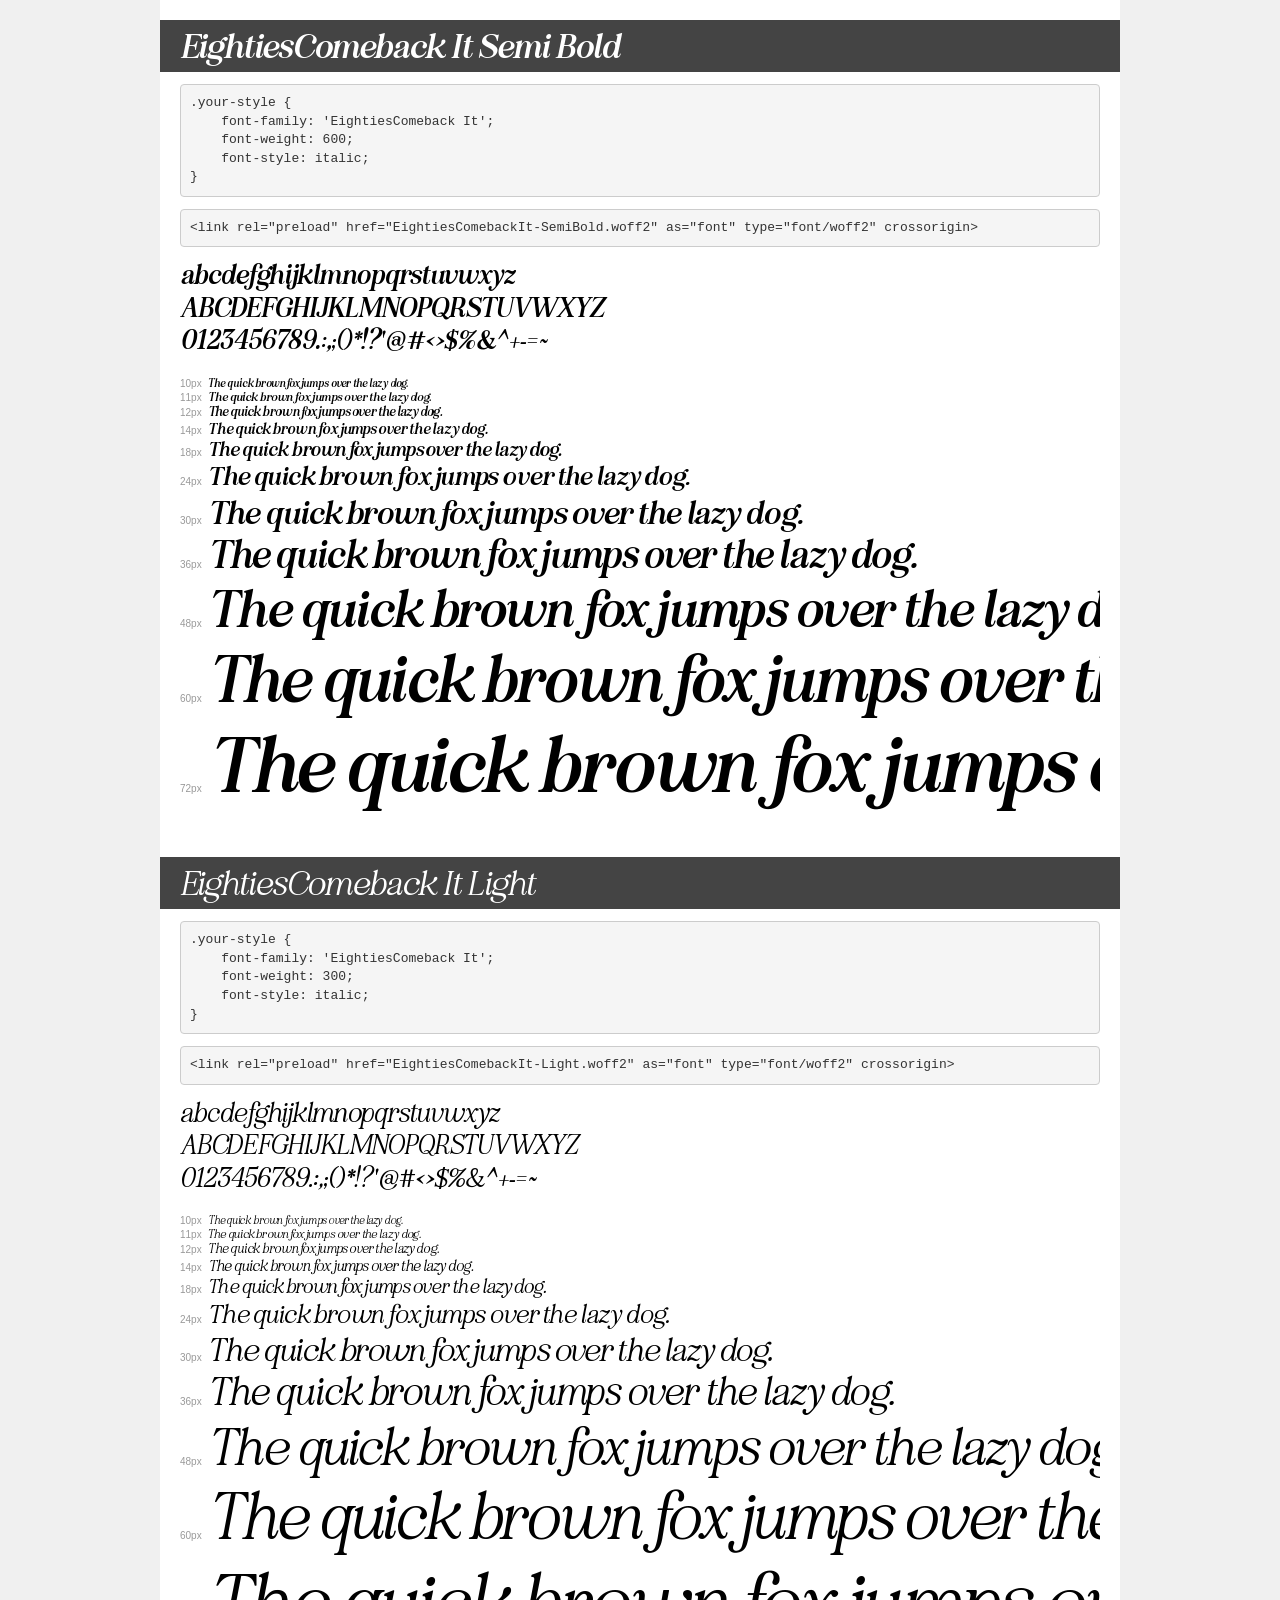
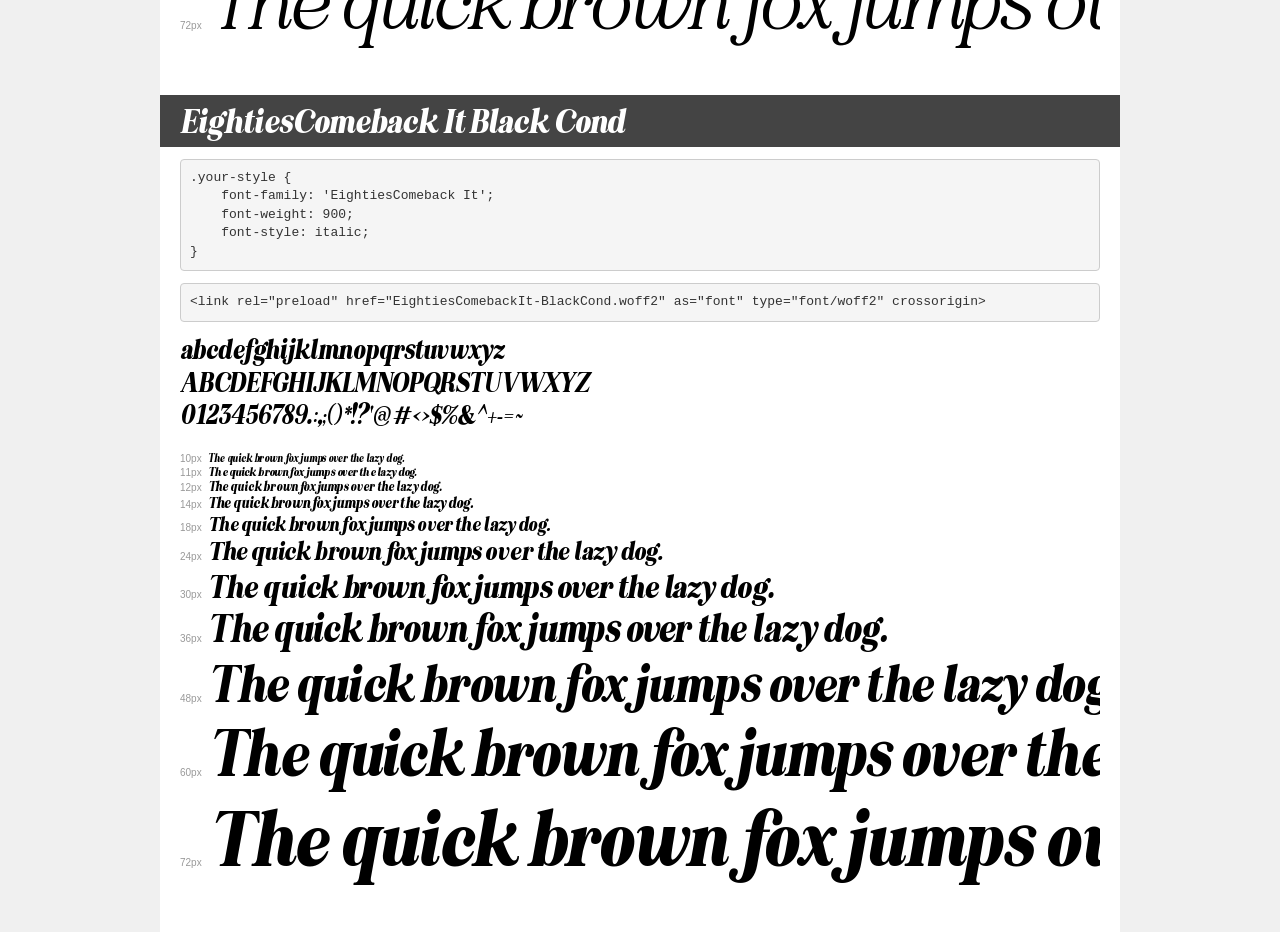
<file: demo.html>
<!DOCTYPE html>
<html lang="en">
<head>
    <meta charset="utf-8">
    <meta http-equiv="X-UA-Compatible" content="IE=edge">
    <meta name="viewport" content="width=device-width, initial-scale=1">
    <meta name="robots" content="noindex, noarchive">
    <meta name="format-detection" content="telephone=no">
    <title>Transfonter demo</title>
    <link href="stylesheet.css" rel="stylesheet">
    <style>
        /*
        http://meyerweb.com/eric/tools/css/reset/
        v2.0 | 20110126
        License: none (public domain)
        */
        html, body, div, span, applet, object, iframe,
        h1, h2, h3, h4, h5, h6, p, blockquote, pre,
        a, abbr, acronym, address, big, cite, code,
        del, dfn, em, img, ins, kbd, q, s, samp,
        small, strike, strong, sub, sup, tt, var,
        b, u, i, center,
        dl, dt, dd, ol, ul, li,
        fieldset, form, label, legend,
        table, caption, tbody, tfoot, thead, tr, th, td,
        article, aside, canvas, details, embed,
        figure, figcaption, footer, header, hgroup,
        menu, nav, output, ruby, section, summary,
        time, mark, audio, video {
            margin: 0;
            padding: 0;
            border: 0;
            font-size: 100%;
            font: inherit;
            vertical-align: baseline;
        }
        /* HTML5 display-role reset for older browsers */
        article, aside, details, figcaption, figure,
        footer, header, hgroup, menu, nav, section {
            display: block;
        }
        body {
            line-height: 1;
        }
        ol, ul {
            list-style: none;
        }
        blockquote, q {
            quotes: none;
        }
        blockquote:before, blockquote:after,
        q:before, q:after {
            content: '';
            content: none;
        }
        table {
            border-collapse: collapse;
            border-spacing: 0;
        }
        /* demo styles */
        body {
            background: #f0f0f0;
            color: #000;
        }
        .page {
            background: #fff;
            width: 920px;
            margin: 0 auto;
            padding: 20px 20px 0 20px;
            overflow: hidden;
        }
        .font-container {
            overflow-x: auto;
            overflow-y: hidden;
            margin-bottom: 40px;
            line-height: 1.3;
            white-space: nowrap;
            padding-bottom: 5px;
        }
        h1 {
            position: relative;
            background: #444;
            font-size: 32px;
            color: #fff;
            padding: 10px 20px;
            margin: 0 -20px 12px -20px;
        }
        .letters {
            font-size: 25px;
            margin-bottom: 20px;
        }
        .s10:before {
            content: '10px';
        }
        .s11:before {
            content: '11px';
        }
        .s12:before {
            content: '12px';
        }
        .s14:before {
            content: '14px';
        }
        .s18:before {
            content: '18px';
        }
        .s24:before {
            content: '24px';
        }
        .s30:before {
            content: '30px';
        }
        .s36:before {
            content: '36px';
        }
        .s48:before {
            content: '48px';
        }
        .s60:before {
            content: '60px';
        }
        .s72:before {
            content: '72px';
        }
        .s10:before, .s11:before, .s12:before, .s14:before,
        .s18:before, .s24:before, .s30:before, .s36:before,
        .s48:before, .s60:before, .s72:before {
            font-family: Arial, sans-serif;
            font-size: 10px;
            font-weight: normal;
            font-style: normal;
            color: #999;
            padding-right: 6px;
        }
        pre {
            display: block;
            padding: 9px;
            margin: 0 0 12px;
            font-family: Monaco, Menlo, Consolas, "Courier New", monospace;
            font-size: 13px;
            line-height: 1.428571429;
            color: #333;
            font-weight: normal;
            font-style: normal;
            background-color: #f5f5f5;
            border: 1px solid #ccc;
            overflow-x: auto;
            border-radius: 4px;
        }
        /* responsive */
        @media (max-width: 959px) {
            .page {
                width: auto;
                margin: 0;
            }
        }
    </style>
</head>
<body>
<div class="page">
    <div class="demo">
        <h1 style="font-family: 'EightiesComeback It'; font-weight: 600; font-style: italic;">EightiesComeback It Semi Bold</h1>
        <pre title="Usage">.your-style {
    font-family: 'EightiesComeback It';
    font-weight: 600;
    font-style: italic;
}</pre>
        <pre title="Preload (optional)">
&lt;link rel=&quot;preload&quot; href=&quot;EightiesComebackIt-SemiBold.woff2&quot; as=&quot;font&quot; type=&quot;font/woff2&quot; crossorigin&gt;</pre>
        <div class="font-container" style="font-family: 'EightiesComeback It'; font-weight: 600; font-style: italic;">
            <p class="letters">
                abcdefghijklmnopqrstuvwxyz<br>
ABCDEFGHIJKLMNOPQRSTUVWXYZ<br>
                0123456789.:,;()*!?'@#&lt;&gt;$%&^+-=~
            </p>
            <p class="s10" style="font-size: 10px;">The quick brown fox jumps over the lazy dog.</p>
            <p class="s11" style="font-size: 11px;">The quick brown fox jumps over the lazy dog.</p>
            <p class="s12" style="font-size: 12px;">The quick brown fox jumps over the lazy dog.</p>
            <p class="s14" style="font-size: 14px;">The quick brown fox jumps over the lazy dog.</p>
            <p class="s18" style="font-size: 18px;">The quick brown fox jumps over the lazy dog.</p>
            <p class="s24" style="font-size: 24px;">The quick brown fox jumps over the lazy dog.</p>
            <p class="s30" style="font-size: 30px;">The quick brown fox jumps over the lazy dog.</p>
            <p class="s36" style="font-size: 36px;">The quick brown fox jumps over the lazy dog.</p>
            <p class="s48" style="font-size: 48px;">The quick brown fox jumps over the lazy dog.</p>
            <p class="s60" style="font-size: 60px;">The quick brown fox jumps over the lazy dog.</p>
            <p class="s72" style="font-size: 72px;">The quick brown fox jumps over the lazy dog.</p>
        </div>
    </div>

    <div class="demo">
        <h1 style="font-family: 'EightiesComeback It'; font-weight: 300; font-style: italic;">EightiesComeback It Light</h1>
        <pre title="Usage">.your-style {
    font-family: 'EightiesComeback It';
    font-weight: 300;
    font-style: italic;
}</pre>
        <pre title="Preload (optional)">
&lt;link rel=&quot;preload&quot; href=&quot;EightiesComebackIt-Light.woff2&quot; as=&quot;font&quot; type=&quot;font/woff2&quot; crossorigin&gt;</pre>
        <div class="font-container" style="font-family: 'EightiesComeback It'; font-weight: 300; font-style: italic;">
            <p class="letters">
                abcdefghijklmnopqrstuvwxyz<br>
ABCDEFGHIJKLMNOPQRSTUVWXYZ<br>
                0123456789.:,;()*!?'@#&lt;&gt;$%&^+-=~
            </p>
            <p class="s10" style="font-size: 10px;">The quick brown fox jumps over the lazy dog.</p>
            <p class="s11" style="font-size: 11px;">The quick brown fox jumps over the lazy dog.</p>
            <p class="s12" style="font-size: 12px;">The quick brown fox jumps over the lazy dog.</p>
            <p class="s14" style="font-size: 14px;">The quick brown fox jumps over the lazy dog.</p>
            <p class="s18" style="font-size: 18px;">The quick brown fox jumps over the lazy dog.</p>
            <p class="s24" style="font-size: 24px;">The quick brown fox jumps over the lazy dog.</p>
            <p class="s30" style="font-size: 30px;">The quick brown fox jumps over the lazy dog.</p>
            <p class="s36" style="font-size: 36px;">The quick brown fox jumps over the lazy dog.</p>
            <p class="s48" style="font-size: 48px;">The quick brown fox jumps over the lazy dog.</p>
            <p class="s60" style="font-size: 60px;">The quick brown fox jumps over the lazy dog.</p>
            <p class="s72" style="font-size: 72px;">The quick brown fox jumps over the lazy dog.</p>
        </div>
    </div>

    <div class="demo">
        <h1 style="font-family: 'EightiesComeback It'; font-weight: 900; font-style: italic;">EightiesComeback It Black Cond</h1>
        <pre title="Usage">.your-style {
    font-family: 'EightiesComeback It';
    font-weight: 900;
    font-style: italic;
}</pre>
        <pre title="Preload (optional)">
&lt;link rel=&quot;preload&quot; href=&quot;EightiesComebackIt-BlackCond.woff2&quot; as=&quot;font&quot; type=&quot;font/woff2&quot; crossorigin&gt;</pre>
        <div class="font-container" style="font-family: 'EightiesComeback It'; font-weight: 900; font-style: italic;">
            <p class="letters">
                abcdefghijklmnopqrstuvwxyz<br>
ABCDEFGHIJKLMNOPQRSTUVWXYZ<br>
                0123456789.:,;()*!?'@#&lt;&gt;$%&^+-=~
            </p>
            <p class="s10" style="font-size: 10px;">The quick brown fox jumps over the lazy dog.</p>
            <p class="s11" style="font-size: 11px;">The quick brown fox jumps over the lazy dog.</p>
            <p class="s12" style="font-size: 12px;">The quick brown fox jumps over the lazy dog.</p>
            <p class="s14" style="font-size: 14px;">The quick brown fox jumps over the lazy dog.</p>
            <p class="s18" style="font-size: 18px;">The quick brown fox jumps over the lazy dog.</p>
            <p class="s24" style="font-size: 24px;">The quick brown fox jumps over the lazy dog.</p>
            <p class="s30" style="font-size: 30px;">The quick brown fox jumps over the lazy dog.</p>
            <p class="s36" style="font-size: 36px;">The quick brown fox jumps over the lazy dog.</p>
            <p class="s48" style="font-size: 48px;">The quick brown fox jumps over the lazy dog.</p>
            <p class="s60" style="font-size: 60px;">The quick brown fox jumps over the lazy dog.</p>
            <p class="s72" style="font-size: 72px;">The quick brown fox jumps over the lazy dog.</p>
        </div>
    </div>

</div>
</body>
</html>
</file>
<file: stylesheet.css>
@font-face {
    font-family: 'EightiesComeback It';
    src: url('EightiesComebackIt-SemiBold.woff2') format('woff2'),
        url('EightiesComebackIt-SemiBold.woff') format('woff');
    font-weight: 600;
    font-style: italic;
    font-display: swap;
}

@font-face {
    font-family: 'EightiesComeback It';
    src: url('EightiesComebackIt-Light.woff2') format('woff2'),
        url('EightiesComebackIt-Light.woff') format('woff');
    font-weight: 300;
    font-style: italic;
    font-display: swap;
}

@font-face {
    font-family: 'EightiesComeback It';
    src: url('EightiesComebackIt-BlackCond.woff2') format('woff2'),
        url('EightiesComebackIt-BlackCond.woff') format('woff');
    font-weight: 900;
    font-style: italic;
    font-display: swap;
}
</file>
